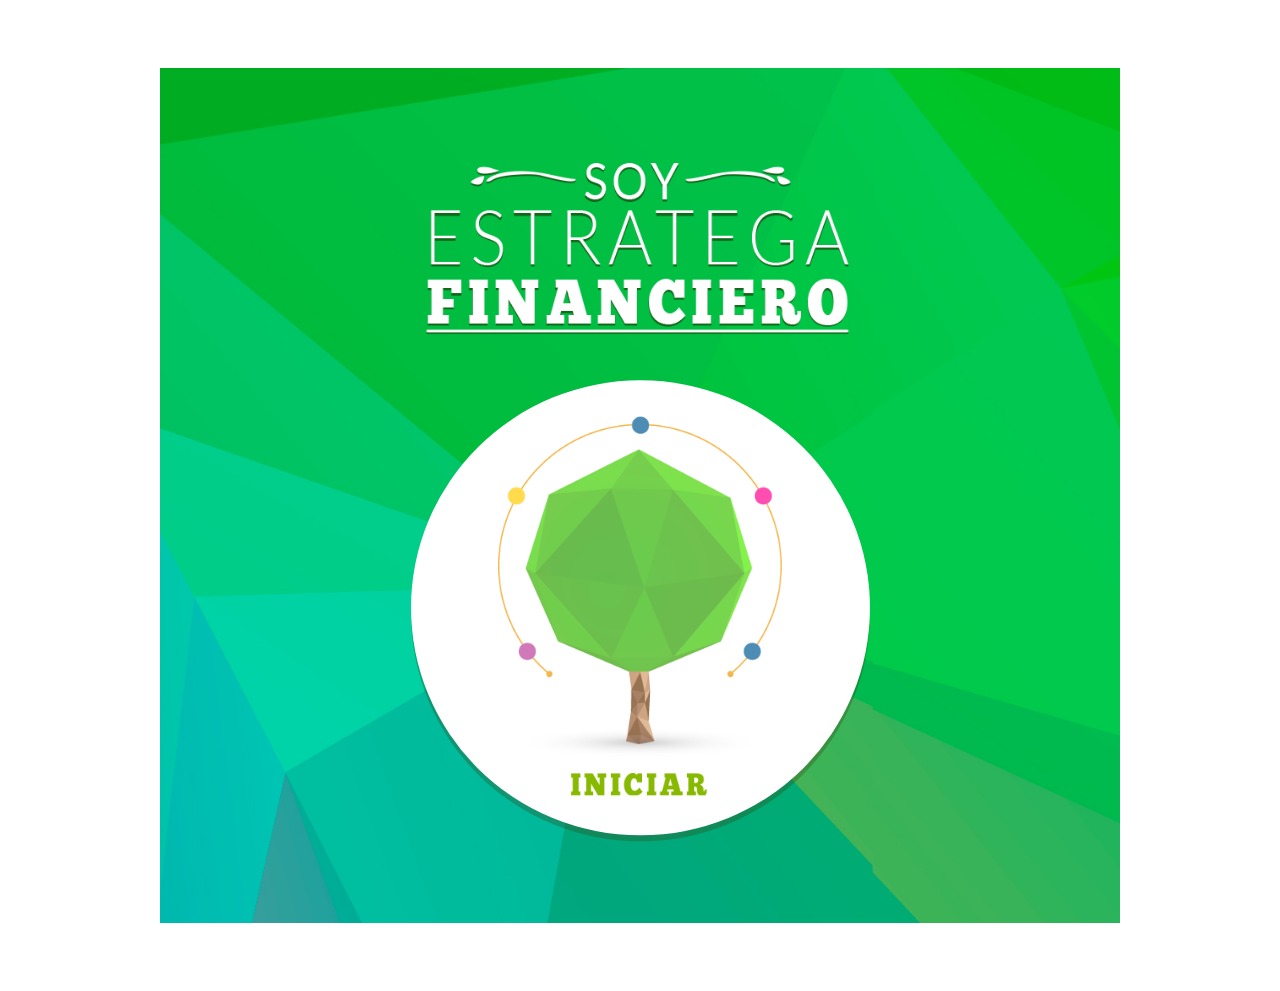
<file: index.html>
<!DOCTYPE html>
<html lang="en">
<head>
    <meta charset="UTF-8">
    <meta http-equiv="X-UA-Compatible" content="IE=edge">
    <meta name="viewport" content="width=device-width, initial-scale=1.0">
    <title>Educación Financiera</title>
    <link rel="stylesheet" href="css/game1.css">
    <!-- <link rel="stylesheet" href="css/plugin.css"> -->
    <!-- <link rel="stylesheet" href="css/game2.css"> -->
    <link rel="stylesheet" href="css/animate.css">
    <!-- <link rel="stylesheet" href="css/normalize.css"> -->
</head>
<body class="game">
    <div class="game-wrap">
        <div class="container">
            <div class="game-wrapper-financiero">
                <div id="stage01">
                    <div class="main-title animated bounceInDown">
                        <img src="images/main-title.png">
                    </div>
                    <div class="start">
                        <a href='ViewInstructions.html' id="startBtn">
                            <span class="startBtnEffect animated bounceInUp">
                                <img src="images/start.png">
                            </span>
                        </a>
                    </div>
                </div>
            </div>
        </div>
    </div>
    <!-- <script src="js/jquery-1.8.3.min.js"></script>
    <script>
        $("#startBtn").click(function(e) {
            e.preventDefault();
             window.location.replace('');  
        })
    </script> -->
</body>
</html>
</file>
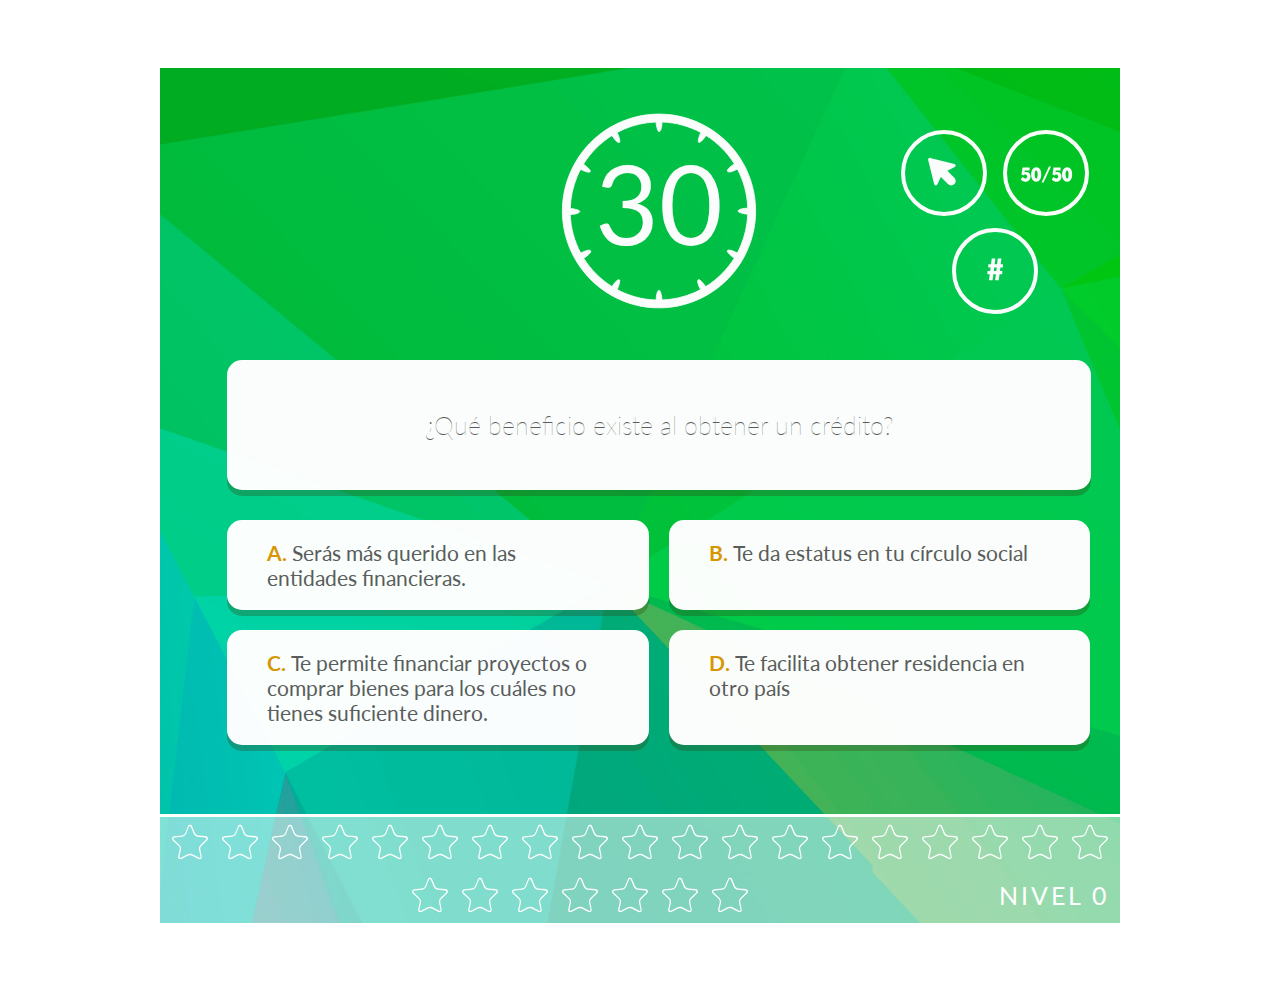
<file: GameQuestionFinancial.html>
<!DOCTYPE html>
<html lang="en">
<head>
    <meta charset="UTF-8">
    <meta http-equiv="X-UA-Compatible" content="IE=edge">
    <meta name="viewport" content="width=device-width, initial-scale=1.0">
    <title>Game Question</title>
    <!-- <link rel="stylesheet" href="css/main.css"> -->
    <link rel="stylesheet" href="css/game1.css">
    <!-- <link rel="stylesheet" href="css/game2.css"> -->
    <!-- <link rel="stylesheet" href="css/plugin.css"> -->
    <!-- <link rel="stylesheet" href="css/game2.css"> -->
    <link rel="stylesheet" href="css/animate.css">
    <!-- <link rel="stylesheet" href="css/normalize.css"> -->
    <link href="https://fonts.googleapis.com/css?family=Lato:400,700" rel="stylesheet" type="text/css">
</head>
<body class="game">
    <div class="game-wrap">
        <div class="container">
            <div class="game-wrapper-financiero">
                <div id="stage04" class="startRight stage">
                    <div class="top">
                        <div class="timer"><span id="lblTimer">30</span></div>
                        <div class="helpers">
                            <div id="linksHelp" style="display:none;">
                                <a id="lnkHelpPortal" href="@(urlPortal)" target="_blank">
                                </a>
                                <a id="lnkHelpTwitter" href="@(urlTwitterIcetex)" target="_blank">
                                </a>
                                <a id="lnkHelpCall" target="_blank">
                                </a>
                            </div>
                            <span id="spanImageHelpPortal" class="box-tool">
                                <img id="imgHelpPortal" alt="Help Portal" src="images/arrow02.svg" title="">
                                <div id="divHelpPortal" class="disable-tool"></div>
                            </span>
                            <span id="spanImageFiftenHelp" class="box-tool">
                                <img id="btnHelpQuestion" data-id="" src="images/50-50-02.svg" title="">
                                <div id="divHelpQuestion" class="disable-tool"></div>
                            </span>
                            <span id="spanImageHelpTwitter" class="box-tool">
                                <img id="imgHelpTwitter" alt="Help Twitter" src="images/number-02.svg" title="" >
                                <div id="divHelpTwitter" class="disable-tool"></div>
                            </span>
                        </div>
                    </div>
                    <div class="question-box">
                        <div class="question"><span id="lblHeaderQuestion"></span></div>
                        <ul class="answers"></ul>   
                        <div id="loadingRequestAnswer" class="advice"><span>Estamos procesando tu respuesta</span></div>
                    </div>
                    <!-- <div class="stars-footer">
                    </div>  -->
                </div>
                <div id="stage05" class="startRight stage">
                    <div class="circle-score">
                        <span class="circle">
                            <div class="copy-result">
                                <h6>¡Buen trabajo!</h6>
                            </div>
                            <div class="score">
                                <img src="images/podium.svg" class="icon-podium">
                                <p>
                                    Tu puntaje
                                    <span>
                                    </span>
                                </p>
                            </div>
                            <div class="options-footer">
                                <div class="home-game">
                                    <a href="" id="homeBtn">
                                        <img src="images/home.svg">
                                        <span>Inicio</span>
                                    </a>
                                </div>
                                <div class="try-again">
                                    <a href="index.html" id="retryBtn">
                                        <img src="images/try.svg">
                                        <span>Volver a jugar</span>
                                    </a>
                                </div>
                            </div>
                        </span>
                    </div>
                </div>

                <div class="stars-footer">
                </div> 
            </div>
        </div>
    </div>
    <script src="js/jquery-1.8.3.min.js"></script>
    <script src="js/jquery.tooltipster.min.js"></script>
    <script src="js/GameFinancial.js"></script>
    <script type="text/javascript">

        $(document).ready(function () {
    
            $('.tooltip').tooltipster({
                trigger: 'click',
                position: "bottom",
                multiple: true,
                onlyOne: true
            });
            $("#loadingRequestAnswer").hide();
    
            $("#imgHelpPortal").click(function ()
            {
                console.log("Portal")
                window.open('https://web.icetex.gov.co/', '_blank');
            });
    
            $("#imgHelpTwitter").click(function ()
            {
                console.log("Twitter")
                window.open('https://twitter.com/ICETEX', '_blank');
    
            });
    
        });
    </script>
</body>
</html>
</file>
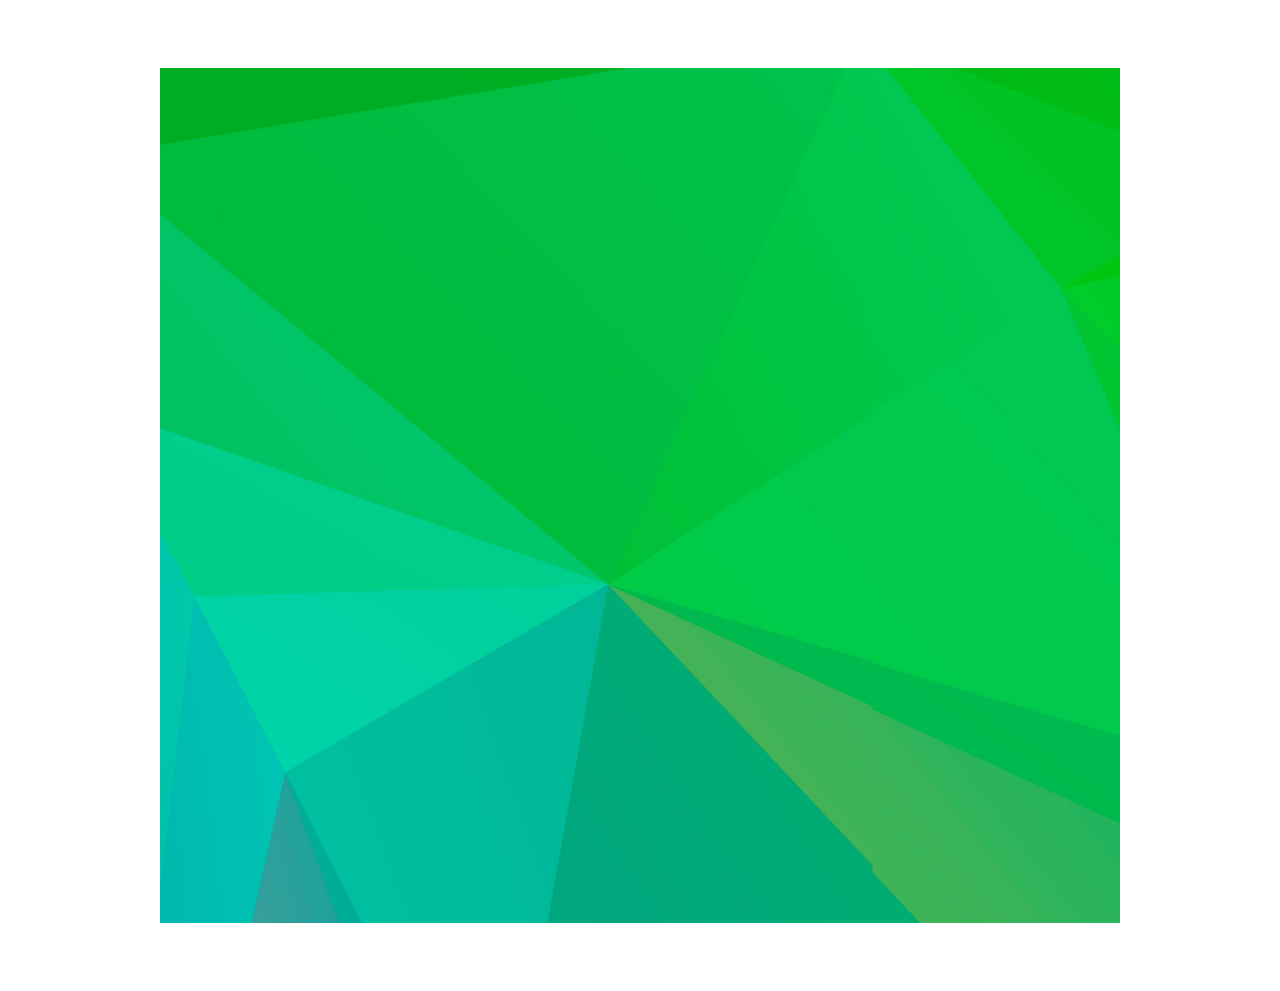
<file: StarGameQuestion.html>
<!DOCTYPE html>
<html lang="en">
<head>
    <meta charset="UTF-8">
    <meta http-equiv="X-UA-Compatible" content="IE=edge">
    <meta name="viewport" content="width=device-width, initial-scale=1.0">
    <title>Star Game</title>
    <link rel="stylesheet" href="css/game1.css">
    <!-- <link rel="stylesheet" href="css/plugin.css"> -->
    <!-- <link rel="stylesheet" href="css/game2.css"> -->
    <link rel="stylesheet" href="css/animate.css">
    <!-- <link rel="stylesheet" href="css/normalize.css"> -->
</head>
<body class="game">
<div class="game-wrap">
    <div class="container">
        <div class="game-wrapper-financiero">
            <div id="stage03" class="startRight stage">
                <div class="a-jugar">
                    <h6>!Ahora si, A jugar</h6>
                </div>
            </div>
        </div>
    </div>
</div>
<div style="display:none;">
    <input id="btnStarGame" type="button" title="Play" value="Jugar!!" onclick="location.href='GameQuestionFinancial.html'" />
</div>
<script src="js/jquery-1.8.3.min.js"></script>
<script src="js/TweenLite.min.js"></script>
<script src="js/jquery.tooltipster.min.js"></script>
<!-- <script src="js/main.js"></script> -->
<script type="text/javascript">
    $(document).ready(function () {
        $('#stage02').animate({
            left: "-=100%",
            opacity: "1"
        }, 800)
    });
</script>
<script type="text/javascript">
    $(document).ready(function () {
        $('#stage03').animate({
            left: "-=100%",
            opacity: "1"
        }, 800, function () {
            $('#stage03 .a-jugar').animate({
                marginTop: "450px"
            })
            $('#stage03 .stars-footer').animate({
                opacity: "1"
            })
        })
        setTimeout(function (e)
        {
            $("#btnStarGame").trigger("click");

        }, 800 + 2000)
    });
</script>
</body>
</html>
</file>
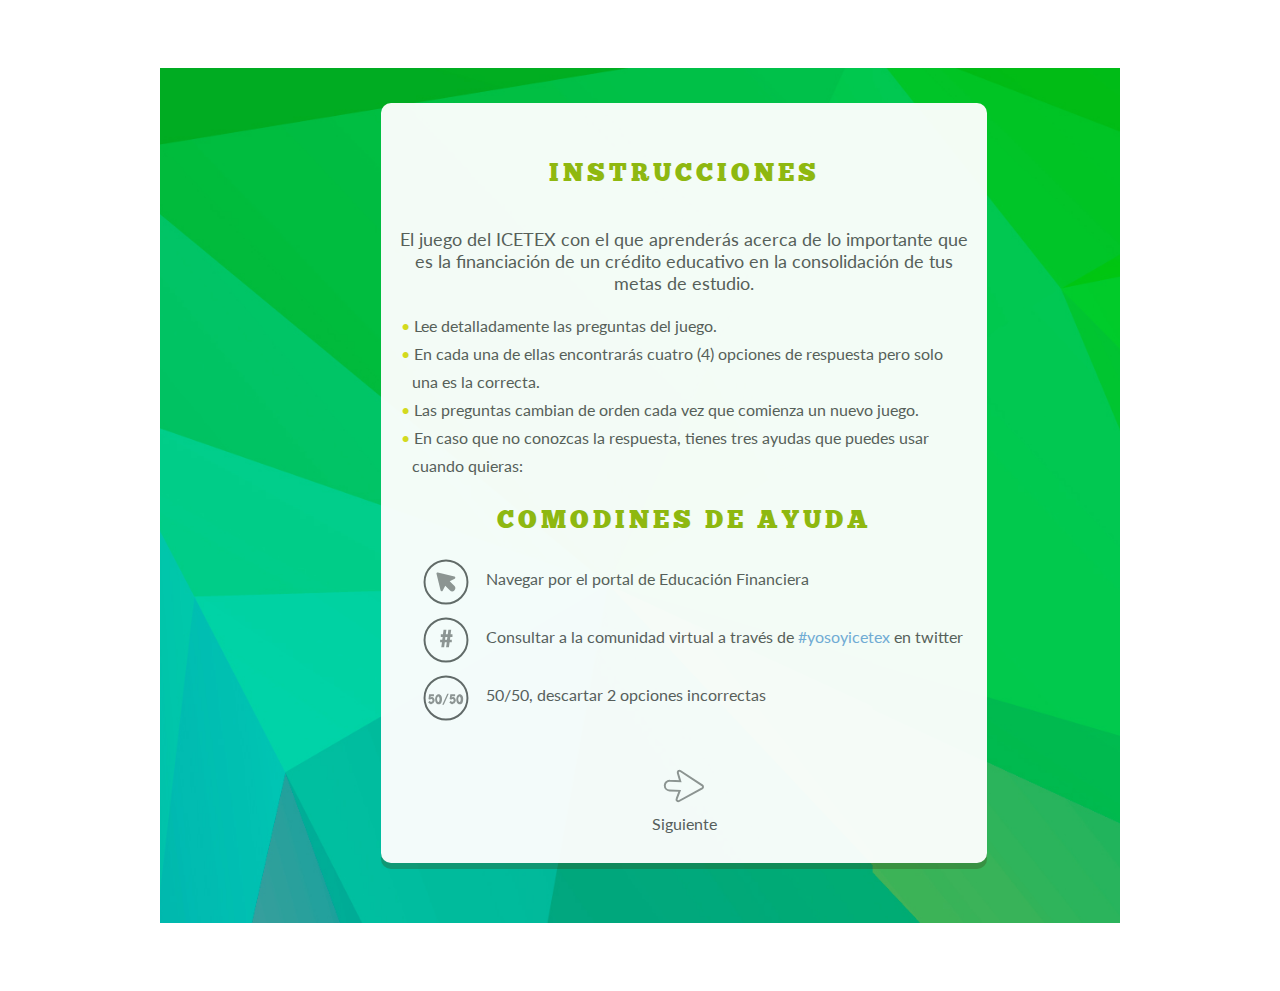
<file: ViewInstructions.html>
<!DOCTYPE html>
<html lang="en">
<head>
    <meta charset="UTF-8">
    <meta http-equiv="X-UA-Compatible" content="IE=edge">
    <meta name="viewport" content="width=device-width, initial-scale=1.0">
    <title>Educación Financiera</title>
    <link rel="stylesheet" href="css/game1.css">
    <!-- <link rel="stylesheet" href="css/game2.css"> -->
    <!-- <link rel="stylesheet" href="css/plugin.css"> -->
    <link rel="stylesheet" href="css/animate.css">
    <!-- <link rel="stylesheet" href="css/normalize.css"> -->
    <link href="https://fonts.googleapis.com/css?family=Lato:400,700" rel="stylesheet" type="text/css">
</head>
<body class="game">
<div class="game-wrap">
    <div class="container">
        <div class="game-wrapper-financiero">
            <div id="stage02" class="startRight stage">
                    <div class="instructions">
                        <h4>INSTRUCCIONES</h4>
                        <p class="subtitle">
                            El juego del ICETEX con el que aprenderás acerca de lo importante que es la financiación de un crédito educativo en la consolidación de tus metas de estudio.
                        
                        </p>
                        <ul>
                            <li>Lee detalladamente las preguntas del juego.</li>
                            <li>En cada una de ellas encontrarás cuatro (4) opciones de respuesta pero solo una es la correcta.</li>
                            <li>Las preguntas cambian de orden cada vez que comienza un nuevo juego.</li>
                            <li>En caso que no conozcas la respuesta, tienes tres ayudas que puedes usar cuando quieras:</li>
                        </ul>
                        <h4 class="comodines">Comodines de ayuda</h4>
                        <ul class="list-comodines">
                            <li>
                                <img src="images/arrow01.svg">
                                <span class="items">Navegar por el portal de Educación Financiera</span>
                            </li>
                            <li>
                                <img src="images/number.svg">
                                <span class="items">Consultar a la comunidad virtual a través de <span>#yosoyicetex</span> en twitter</span>
                            </li>
                            <li>
                                <img src="images/50-50.svg">
                                <span class="items">50/50, descartar 2 opciones incorrectas</span>
                            </li>
                        </ul>
                        <a href='StarGameQuestion.html' id="nextBtn">
                            <img src="images/next.svg">
                            <p>Siguiente</p>
                        </a>
                    </div>
            </div>
        </div>
    </div>
</div>
<script src="js/jquery-1.8.3.min.js"></script>
<script src="js/TweenLite.min.js"></script>
<script type="text/javascript">
    $(document).ready(function () {
        $('#stage02').animate({
            left: "-=100%",
            opacity: "1"
        }, 800)
    });
    // function cargarDiv(div,url)
    // {
    //   $(div).load(url);
    // }
</script>
</body>
</file>
<file: css/game1.css>
﻿@charset "UTF-8";
/* FONTS */
/* COLORS */
/* SIZES RESPONSIVE */
@font-face {
    font-family: 'chunkfive';
    src: url("../fonts/chunkfive_ex-webfont.eot");
    src: url("../fonts/chunkfive_ex-webfont.eot?#iefix") format("embedded-opentype"), url("../fonts/chunkfive_ex-webfont.woff2") format("woff2"), url("../fonts/chunkfive_ex-webfont.woff") format("woff"), url("../fonts/chunkfive_ex-webfont.ttf") format("truetype"), url("../fonts/chunkfive_ex-webfont.svg#chunkfive_exregular") format("svg");
    font-weight: normal;
    font-style: normal;
}

body.game {
    font-family: "Lato", sans-serif;
    color: #5B5B5B;
}

.game ul {
    list-style-type: none;
    margin: 0;
    padding: 0;
  }
  
.game a {
    text-decoration: none;
    color: #5B5B5B;
}

.game-wrap .container {
    padding: 60px 0;
}

.game1 a {
    text-decoration: none;
    color: #5B5B5B;
}

.question {
    color: #5B5B5B;
}

.startRight {
    left: 100%;
    opacity: 0;
    position: absolute;
}

.stage {
    width: 100%;
    height: 810px;
}

.game-wrapper-financiero {
    display: block;
    overflow: hidden;
    height: 810px !important;
    width: 960px;
    position: relative;
    height: auto;
    padding-bottom: 45px;
    background: url("../images/bg.jpg") no-repeat center center;
    margin: 0 auto;
    background-size: cover;
}

@media (max-width: 1199px) {
    .game-wrapper-financiero {
        width: 90%;
    }
}

@media (max-width: 768px) {
    .game-wrapper-financiero {
        height: 1007px !important;
    }
}

@media (max-width: 568px) {
    .game-wrapper-financiero {
        height: 1131px !important;
    }
}

@font-face {
    font-family: 'chunkfive';
    src: url("../fonts/chunkfive_ex-webfont.eot");
    src: url("../fonts/chunkfive_ex-webfont.eot?#iefix") format("embedded-opentype"), url("../fonts/chunkfive_ex-webfont.woff2") format("woff2"), url("../fonts/chunkfive_ex-webfont.woff") format("woff"), url("../fonts/chunkfive_ex-webfont.ttf") format("truetype"), url("../fonts/chunkfive_ex-webfont.svg#chunkfive_exregular") format("svg");
    font-weight: normal;
    font-style: normal;
}

.animated {
    -webkit-animation-duration: 1s;
    animation-duration: 1s;
    -webkit-animation-fill-mode: both;
    animation-fill-mode: both;
}

    .animated.infinite {
        -webkit-animation-iteration-count: infinite;
        animation-iteration-count: infinite;
    }

    .animated.hinge {
        -webkit-animation-duration: 2s;
        animation-duration: 2s;
    }

    .animated.bounceIn,
    .animated.bounceOut {
        -webkit-animation-duration: .75s;
        animation-duration: .75s;
    }

    .animated.flipOutX,
    .animated.flipOutY {
        -webkit-animation-duration: .75s;
        animation-duration: .75s;
    }

@-webkit-keyframes bounce {
    from, 20%, 53%, 80%, to {
        -webkit-animation-timing-function: cubic-bezier(0.215, 0.61, 0.355, 1);
        animation-timing-function: cubic-bezier(0.215, 0.61, 0.355, 1);
        -webkit-transform: translate3d(0, 0, 0);
        transform: translate3d(0, 0, 0);
    }

    40%, 43% {
        -webkit-animation-timing-function: cubic-bezier(0.755, 0.05, 0.855, 0.06);
        animation-timing-function: cubic-bezier(0.755, 0.05, 0.855, 0.06);
        -webkit-transform: translate3d(0, -30px, 0);
        transform: translate3d(0, -30px, 0);
    }

    70% {
        -webkit-animation-timing-function: cubic-bezier(0.755, 0.05, 0.855, 0.06);
        animation-timing-function: cubic-bezier(0.755, 0.05, 0.855, 0.06);
        -webkit-transform: translate3d(0, -15px, 0);
        transform: translate3d(0, -15px, 0);
    }

    90% {
        -webkit-transform: translate3d(0, -4px, 0);
        transform: translate3d(0, -4px, 0);
    }
}

@keyframes bounce {
    from, 20%, 53%, 80%, to {
        -webkit-animation-timing-function: cubic-bezier(0.215, 0.61, 0.355, 1);
        animation-timing-function: cubic-bezier(0.215, 0.61, 0.355, 1);
        -webkit-transform: translate3d(0, 0, 0);
        transform: translate3d(0, 0, 0);
    }

    40%, 43% {
        -webkit-animation-timing-function: cubic-bezier(0.755, 0.05, 0.855, 0.06);
        animation-timing-function: cubic-bezier(0.755, 0.05, 0.855, 0.06);
        -webkit-transform: translate3d(0, -30px, 0);
        transform: translate3d(0, -30px, 0);
    }

    70% {
        -webkit-animation-timing-function: cubic-bezier(0.755, 0.05, 0.855, 0.06);
        animation-timing-function: cubic-bezier(0.755, 0.05, 0.855, 0.06);
        -webkit-transform: translate3d(0, -15px, 0);
        transform: translate3d(0, -15px, 0);
    }

    90% {
        -webkit-transform: translate3d(0, -4px, 0);
        transform: translate3d(0, -4px, 0);
    }
}

.bounce {
    -webkit-animation-name: bounce;
    animation-name: bounce;
    -webkit-transform-origin: center bottom;
    transform-origin: center bottom;
}

@-webkit-keyframes flash {
    from, 50%, to {
        opacity: 1;
    }

    25%, 75% {
        opacity: 0;
    }
}

@keyframes flash {
    from, 50%, to {
        opacity: 1;
    }

    25%, 75% {
        opacity: 0;
    }
}

.flash {
    -webkit-animation-name: flash;
    animation-name: flash;
}

/* originally authored by Nick Pettit - https://github.com/nickpettit/glide */
@-webkit-keyframes pulse {
    from {
        -webkit-transform: scale3d(1, 1, 1);
        transform: scale3d(1, 1, 1);
    }

    50% {
        -webkit-transform: scale3d(1.05, 1.05, 1.05);
        transform: scale3d(1.05, 1.05, 1.05);
    }

    to {
        -webkit-transform: scale3d(1, 1, 1);
        transform: scale3d(1, 1, 1);
    }
}

@keyframes pulse {
    from {
        -webkit-transform: scale3d(1, 1, 1);
        transform: scale3d(1, 1, 1);
    }

    50% {
        -webkit-transform: scale3d(1.05, 1.05, 1.05);
        transform: scale3d(1.05, 1.05, 1.05);
    }

    to {
        -webkit-transform: scale3d(1, 1, 1);
        transform: scale3d(1, 1, 1);
    }
}

.pulse {
    -webkit-animation-name: pulse;
    animation-name: pulse;
}

@-webkit-keyframes rubberBand {
    from {
        -webkit-transform: scale3d(1, 1, 1);
        transform: scale3d(1, 1, 1);
    }

    30% {
        -webkit-transform: scale3d(1.25, 0.75, 1);
        transform: scale3d(1.25, 0.75, 1);
    }

    40% {
        -webkit-transform: scale3d(0.75, 1.25, 1);
        transform: scale3d(0.75, 1.25, 1);
    }

    50% {
        -webkit-transform: scale3d(1.15, 0.85, 1);
        transform: scale3d(1.15, 0.85, 1);
    }

    65% {
        -webkit-transform: scale3d(0.95, 1.05, 1);
        transform: scale3d(0.95, 1.05, 1);
    }

    75% {
        -webkit-transform: scale3d(1.05, 0.95, 1);
        transform: scale3d(1.05, 0.95, 1);
    }

    to {
        -webkit-transform: scale3d(1, 1, 1);
        transform: scale3d(1, 1, 1);
    }
}

@keyframes rubberBand {
    from {
        -webkit-transform: scale3d(1, 1, 1);
        transform: scale3d(1, 1, 1);
    }

    30% {
        -webkit-transform: scale3d(1.25, 0.75, 1);
        transform: scale3d(1.25, 0.75, 1);
    }

    40% {
        -webkit-transform: scale3d(0.75, 1.25, 1);
        transform: scale3d(0.75, 1.25, 1);
    }

    50% {
        -webkit-transform: scale3d(1.15, 0.85, 1);
        transform: scale3d(1.15, 0.85, 1);
    }

    65% {
        -webkit-transform: scale3d(0.95, 1.05, 1);
        transform: scale3d(0.95, 1.05, 1);
    }

    75% {
        -webkit-transform: scale3d(1.05, 0.95, 1);
        transform: scale3d(1.05, 0.95, 1);
    }

    to {
        -webkit-transform: scale3d(1, 1, 1);
        transform: scale3d(1, 1, 1);
    }
}

.rubberBand {
    -webkit-animation-name: rubberBand;
    animation-name: rubberBand;
}

@-webkit-keyframes shake {
    from, to {
        -webkit-transform: translate3d(0, 0, 0);
        transform: translate3d(0, 0, 0);
    }

    10%, 30%, 50%, 70%, 90% {
        -webkit-transform: translate3d(-10px, 0, 0);
        transform: translate3d(-10px, 0, 0);
    }

    20%, 40%, 60%, 80% {
        -webkit-transform: translate3d(10px, 0, 0);
        transform: translate3d(10px, 0, 0);
    }
}

@keyframes shake {
    from, to {
        -webkit-transform: translate3d(0, 0, 0);
        transform: translate3d(0, 0, 0);
    }

    10%, 30%, 50%, 70%, 90% {
        -webkit-transform: translate3d(-10px, 0, 0);
        transform: translate3d(-10px, 0, 0);
    }

    20%, 40%, 60%, 80% {
        -webkit-transform: translate3d(10px, 0, 0);
        transform: translate3d(10px, 0, 0);
    }
}

.shake {
    -webkit-animation-name: shake;
    animation-name: shake;
}

@-webkit-keyframes swing {
    20% {
        -webkit-transform: rotate3d(0, 0, 1, 15deg);
        transform: rotate3d(0, 0, 1, 15deg);
    }

    40% {
        -webkit-transform: rotate3d(0, 0, 1, -10deg);
        transform: rotate3d(0, 0, 1, -10deg);
    }

    60% {
        -webkit-transform: rotate3d(0, 0, 1, 5deg);
        transform: rotate3d(0, 0, 1, 5deg);
    }

    80% {
        -webkit-transform: rotate3d(0, 0, 1, -5deg);
        transform: rotate3d(0, 0, 1, -5deg);
    }

    to {
        -webkit-transform: rotate3d(0, 0, 1, 0deg);
        transform: rotate3d(0, 0, 1, 0deg);
    }
}

@keyframes swing {
    20% {
        -webkit-transform: rotate3d(0, 0, 1, 15deg);
        transform: rotate3d(0, 0, 1, 15deg);
    }

    40% {
        -webkit-transform: rotate3d(0, 0, 1, -10deg);
        transform: rotate3d(0, 0, 1, -10deg);
    }

    60% {
        -webkit-transform: rotate3d(0, 0, 1, 5deg);
        transform: rotate3d(0, 0, 1, 5deg);
    }

    80% {
        -webkit-transform: rotate3d(0, 0, 1, -5deg);
        transform: rotate3d(0, 0, 1, -5deg);
    }

    to {
        -webkit-transform: rotate3d(0, 0, 1, 0deg);
        transform: rotate3d(0, 0, 1, 0deg);
    }
}

.swing {
    -webkit-transform-origin: top center;
    transform-origin: top center;
    -webkit-animation-name: swing;
    animation-name: swing;
}

@-webkit-keyframes tada {
    from {
        -webkit-transform: scale3d(1, 1, 1);
        transform: scale3d(1, 1, 1);
    }

    10%, 20% {
        -webkit-transform: scale3d(0.9, 0.9, 0.9) rotate3d(0, 0, 1, -3deg);
        transform: scale3d(0.9, 0.9, 0.9) rotate3d(0, 0, 1, -3deg);
    }

    30%, 50%, 70%, 90% {
        -webkit-transform: scale3d(1.1, 1.1, 1.1) rotate3d(0, 0, 1, 3deg);
        transform: scale3d(1.1, 1.1, 1.1) rotate3d(0, 0, 1, 3deg);
    }

    40%, 60%, 80% {
        -webkit-transform: scale3d(1.1, 1.1, 1.1) rotate3d(0, 0, 1, -3deg);
        transform: scale3d(1.1, 1.1, 1.1) rotate3d(0, 0, 1, -3deg);
    }

    to {
        -webkit-transform: scale3d(1, 1, 1);
        transform: scale3d(1, 1, 1);
    }
}

@keyframes tada {
    from {
        -webkit-transform: scale3d(1, 1, 1);
        transform: scale3d(1, 1, 1);
    }

    10%, 20% {
        -webkit-transform: scale3d(0.9, 0.9, 0.9) rotate3d(0, 0, 1, -3deg);
        transform: scale3d(0.9, 0.9, 0.9) rotate3d(0, 0, 1, -3deg);
    }

    30%, 50%, 70%, 90% {
        -webkit-transform: scale3d(1.1, 1.1, 1.1) rotate3d(0, 0, 1, 3deg);
        transform: scale3d(1.1, 1.1, 1.1) rotate3d(0, 0, 1, 3deg);
    }

    40%, 60%, 80% {
        -webkit-transform: scale3d(1.1, 1.1, 1.1) rotate3d(0, 0, 1, -3deg);
        transform: scale3d(1.1, 1.1, 1.1) rotate3d(0, 0, 1, -3deg);
    }

    to {
        -webkit-transform: scale3d(1, 1, 1);
        transform: scale3d(1, 1, 1);
    }
}

.tada {
    -webkit-animation-name: tada;
    animation-name: tada;
}

/* originally authored by Nick Pettit - https://github.com/nickpettit/glide */
@-webkit-keyframes wobble {
    from {
        -webkit-transform: none;
        transform: none;
    }

    15% {
        -webkit-transform: translate3d(-25%, 0, 0) rotate3d(0, 0, 1, -5deg);
        transform: translate3d(-25%, 0, 0) rotate3d(0, 0, 1, -5deg);
    }

    30% {
        -webkit-transform: translate3d(20%, 0, 0) rotate3d(0, 0, 1, 3deg);
        transform: translate3d(20%, 0, 0) rotate3d(0, 0, 1, 3deg);
    }

    45% {
        -webkit-transform: translate3d(-15%, 0, 0) rotate3d(0, 0, 1, -3deg);
        transform: translate3d(-15%, 0, 0) rotate3d(0, 0, 1, -3deg);
    }

    60% {
        -webkit-transform: translate3d(10%, 0, 0) rotate3d(0, 0, 1, 2deg);
        transform: translate3d(10%, 0, 0) rotate3d(0, 0, 1, 2deg);
    }

    75% {
        -webkit-transform: translate3d(-5%, 0, 0) rotate3d(0, 0, 1, -1deg);
        transform: translate3d(-5%, 0, 0) rotate3d(0, 0, 1, -1deg);
    }

    to {
        -webkit-transform: none;
        transform: none;
    }
}

@keyframes wobble {
    from {
        -webkit-transform: none;
        transform: none;
    }

    15% {
        -webkit-transform: translate3d(-25%, 0, 0) rotate3d(0, 0, 1, -5deg);
        transform: translate3d(-25%, 0, 0) rotate3d(0, 0, 1, -5deg);
    }

    30% {
        -webkit-transform: translate3d(20%, 0, 0) rotate3d(0, 0, 1, 3deg);
        transform: translate3d(20%, 0, 0) rotate3d(0, 0, 1, 3deg);
    }

    45% {
        -webkit-transform: translate3d(-15%, 0, 0) rotate3d(0, 0, 1, -3deg);
        transform: translate3d(-15%, 0, 0) rotate3d(0, 0, 1, -3deg);
    }

    60% {
        -webkit-transform: translate3d(10%, 0, 0) rotate3d(0, 0, 1, 2deg);
        transform: translate3d(10%, 0, 0) rotate3d(0, 0, 1, 2deg);
    }

    75% {
        -webkit-transform: translate3d(-5%, 0, 0) rotate3d(0, 0, 1, -1deg);
        transform: translate3d(-5%, 0, 0) rotate3d(0, 0, 1, -1deg);
    }

    to {
        -webkit-transform: none;
        transform: none;
    }
}

.wobble {
    -webkit-animation-name: wobble;
    animation-name: wobble;
}

@-webkit-keyframes jello {
    from, 11.1%, to {
        -webkit-transform: none;
        transform: none;
    }

    22.2% {
        -webkit-transform: skewX(-12.5deg) skewY(-12.5deg);
        transform: skewX(-12.5deg) skewY(-12.5deg);
    }

    33.3% {
        -webkit-transform: skewX(6.25deg) skewY(6.25deg);
        transform: skewX(6.25deg) skewY(6.25deg);
    }

    44.4% {
        -webkit-transform: skewX(-3.125deg) skewY(-3.125deg);
        transform: skewX(-3.125deg) skewY(-3.125deg);
    }

    55.5% {
        -webkit-transform: skewX(1.5625deg) skewY(1.5625deg);
        transform: skewX(1.5625deg) skewY(1.5625deg);
    }

    66.6% {
        -webkit-transform: skewX(-0.78125deg) skewY(-0.78125deg);
        transform: skewX(-0.78125deg) skewY(-0.78125deg);
    }

    77.7% {
        -webkit-transform: skewX(0.39062deg) skewY(0.39062deg);
        transform: skewX(0.39062deg) skewY(0.39062deg);
    }

    88.8% {
        -webkit-transform: skewX(-0.19531deg) skewY(-0.19531deg);
        transform: skewX(-0.19531deg) skewY(-0.19531deg);
    }
}

@keyframes jello {
    from, 11.1%, to {
        -webkit-transform: none;
        transform: none;
    }

    22.2% {
        -webkit-transform: skewX(-12.5deg) skewY(-12.5deg);
        transform: skewX(-12.5deg) skewY(-12.5deg);
    }

    33.3% {
        -webkit-transform: skewX(6.25deg) skewY(6.25deg);
        transform: skewX(6.25deg) skewY(6.25deg);
    }

    44.4% {
        -webkit-transform: skewX(-3.125deg) skewY(-3.125deg);
        transform: skewX(-3.125deg) skewY(-3.125deg);
    }

    55.5% {
        -webkit-transform: skewX(1.5625deg) skewY(1.5625deg);
        transform: skewX(1.5625deg) skewY(1.5625deg);
    }

    66.6% {
        -webkit-transform: skewX(-0.78125deg) skewY(-0.78125deg);
        transform: skewX(-0.78125deg) skewY(-0.78125deg);
    }

    77.7% {
        -webkit-transform: skewX(0.39062deg) skewY(0.39062deg);
        transform: skewX(0.39062deg) skewY(0.39062deg);
    }

    88.8% {
        -webkit-transform: skewX(-0.19531deg) skewY(-0.19531deg);
        transform: skewX(-0.19531deg) skewY(-0.19531deg);
    }
}

.jello {
    -webkit-animation-name: jello;
    animation-name: jello;
    -webkit-transform-origin: center;
    transform-origin: center;
}

@-webkit-keyframes bounceIn {
    from, 20%, 40%, 60%, 80%, to {
        -webkit-animation-timing-function: cubic-bezier(0.215, 0.61, 0.355, 1);
        animation-timing-function: cubic-bezier(0.215, 0.61, 0.355, 1);
    }

    0% {
        opacity: 0;
        -webkit-transform: scale3d(0.3, 0.3, 0.3);
        transform: scale3d(0.3, 0.3, 0.3);
    }

    20% {
        -webkit-transform: scale3d(1.1, 1.1, 1.1);
        transform: scale3d(1.1, 1.1, 1.1);
    }

    40% {
        -webkit-transform: scale3d(0.9, 0.9, 0.9);
        transform: scale3d(0.9, 0.9, 0.9);
    }

    60% {
        opacity: 1;
        -webkit-transform: scale3d(1.03, 1.03, 1.03);
        transform: scale3d(1.03, 1.03, 1.03);
    }

    80% {
        -webkit-transform: scale3d(0.97, 0.97, 0.97);
        transform: scale3d(0.97, 0.97, 0.97);
    }

    to {
        opacity: 1;
        -webkit-transform: scale3d(1, 1, 1);
        transform: scale3d(1, 1, 1);
    }
}

@keyframes bounceIn {
    from, 20%, 40%, 60%, 80%, to {
        -webkit-animation-timing-function: cubic-bezier(0.215, 0.61, 0.355, 1);
        animation-timing-function: cubic-bezier(0.215, 0.61, 0.355, 1);
    }

    0% {
        opacity: 0;
        -webkit-transform: scale3d(0.3, 0.3, 0.3);
        transform: scale3d(0.3, 0.3, 0.3);
    }

    20% {
        -webkit-transform: scale3d(1.1, 1.1, 1.1);
        transform: scale3d(1.1, 1.1, 1.1);
    }

    40% {
        -webkit-transform: scale3d(0.9, 0.9, 0.9);
        transform: scale3d(0.9, 0.9, 0.9);
    }

    60% {
        opacity: 1;
        -webkit-transform: scale3d(1.03, 1.03, 1.03);
        transform: scale3d(1.03, 1.03, 1.03);
    }

    80% {
        -webkit-transform: scale3d(0.97, 0.97, 0.97);
        transform: scale3d(0.97, 0.97, 0.97);
    }

    to {
        opacity: 1;
        -webkit-transform: scale3d(1, 1, 1);
        transform: scale3d(1, 1, 1);
    }
}

.bounceIn {
    -webkit-animation-name: bounceIn;
    animation-name: bounceIn;
}

@-webkit-keyframes bounceInDown {
    from, 60%, 75%, 90%, to {
        -webkit-animation-timing-function: cubic-bezier(0.215, 0.61, 0.355, 1);
        animation-timing-function: cubic-bezier(0.215, 0.61, 0.355, 1);
    }

    0% {
        opacity: 0;
        -webkit-transform: translate3d(0, -3000px, 0);
        transform: translate3d(0, -3000px, 0);
    }

    60% {
        opacity: 1;
        -webkit-transform: translate3d(0, 25px, 0);
        transform: translate3d(0, 25px, 0);
    }

    75% {
        -webkit-transform: translate3d(0, -10px, 0);
        transform: translate3d(0, -10px, 0);
    }

    90% {
        -webkit-transform: translate3d(0, 5px, 0);
        transform: translate3d(0, 5px, 0);
    }

    to {
        -webkit-transform: none;
        transform: none;
    }
}

@keyframes bounceInDown {
    from, 60%, 75%, 90%, to {
        -webkit-animation-timing-function: cubic-bezier(0.215, 0.61, 0.355, 1);
        animation-timing-function: cubic-bezier(0.215, 0.61, 0.355, 1);
    }

    0% {
        opacity: 0;
        -webkit-transform: translate3d(0, -3000px, 0);
        transform: translate3d(0, -3000px, 0);
    }

    60% {
        opacity: 1;
        -webkit-transform: translate3d(0, 25px, 0);
        transform: translate3d(0, 25px, 0);
    }

    75% {
        -webkit-transform: translate3d(0, -10px, 0);
        transform: translate3d(0, -10px, 0);
    }

    90% {
        -webkit-transform: translate3d(0, 5px, 0);
        transform: translate3d(0, 5px, 0);
    }

    to {
        -webkit-transform: none;
        transform: none;
    }
}

.bounceInDown {
    -webkit-animation-name: bounceInDown;
    animation-name: bounceInDown;
}

@-webkit-keyframes bounceInLeft {
    from, 60%, 75%, 90%, to {
        -webkit-animation-timing-function: cubic-bezier(0.215, 0.61, 0.355, 1);
        animation-timing-function: cubic-bezier(0.215, 0.61, 0.355, 1);
    }

    0% {
        opacity: 0;
        -webkit-transform: translate3d(-3000px, 0, 0);
        transform: translate3d(-3000px, 0, 0);
    }

    60% {
        opacity: 1;
        -webkit-transform: translate3d(25px, 0, 0);
        transform: translate3d(25px, 0, 0);
    }

    75% {
        -webkit-transform: translate3d(-10px, 0, 0);
        transform: translate3d(-10px, 0, 0);
    }

    90% {
        -webkit-transform: translate3d(5px, 0, 0);
        transform: translate3d(5px, 0, 0);
    }

    to {
        -webkit-transform: none;
        transform: none;
    }
}

@keyframes bounceInLeft {
    from, 60%, 75%, 90%, to {
        -webkit-animation-timing-function: cubic-bezier(0.215, 0.61, 0.355, 1);
        animation-timing-function: cubic-bezier(0.215, 0.61, 0.355, 1);
    }

    0% {
        opacity: 0;
        -webkit-transform: translate3d(-3000px, 0, 0);
        transform: translate3d(-3000px, 0, 0);
    }

    60% {
        opacity: 1;
        -webkit-transform: translate3d(25px, 0, 0);
        transform: translate3d(25px, 0, 0);
    }

    75% {
        -webkit-transform: translate3d(-10px, 0, 0);
        transform: translate3d(-10px, 0, 0);
    }

    90% {
        -webkit-transform: translate3d(5px, 0, 0);
        transform: translate3d(5px, 0, 0);
    }

    to {
        -webkit-transform: none;
        transform: none;
    }
}

.bounceInLeft {
    -webkit-animation-name: bounceInLeft;
    animation-name: bounceInLeft;
}

@-webkit-keyframes bounceInRight {
    from, 60%, 75%, 90%, to {
        -webkit-animation-timing-function: cubic-bezier(0.215, 0.61, 0.355, 1);
        animation-timing-function: cubic-bezier(0.215, 0.61, 0.355, 1);
    }

    from {
        opacity: 0;
        -webkit-transform: translate3d(3000px, 0, 0);
        transform: translate3d(3000px, 0, 0);
    }

    60% {
        opacity: 1;
        -webkit-transform: translate3d(-25px, 0, 0);
        transform: translate3d(-25px, 0, 0);
    }

    75% {
        -webkit-transform: translate3d(10px, 0, 0);
        transform: translate3d(10px, 0, 0);
    }

    90% {
        -webkit-transform: translate3d(-5px, 0, 0);
        transform: translate3d(-5px, 0, 0);
    }

    to {
        -webkit-transform: none;
        transform: none;
    }
}

@keyframes bounceInRight {
    from, 60%, 75%, 90%, to {
        -webkit-animation-timing-function: cubic-bezier(0.215, 0.61, 0.355, 1);
        animation-timing-function: cubic-bezier(0.215, 0.61, 0.355, 1);
    }

    from {
        opacity: 0;
        -webkit-transform: translate3d(3000px, 0, 0);
        transform: translate3d(3000px, 0, 0);
    }

    60% {
        opacity: 1;
        -webkit-transform: translate3d(-25px, 0, 0);
        transform: translate3d(-25px, 0, 0);
    }

    75% {
        -webkit-transform: translate3d(10px, 0, 0);
        transform: translate3d(10px, 0, 0);
    }

    90% {
        -webkit-transform: translate3d(-5px, 0, 0);
        transform: translate3d(-5px, 0, 0);
    }

    to {
        -webkit-transform: none;
        transform: none;
    }
}

.bounceInRight {
    -webkit-animation-name: bounceInRight;
    animation-name: bounceInRight;
}

@-webkit-keyframes bounceInUp {
    from, 60%, 75%, 90%, to {
        -webkit-animation-timing-function: cubic-bezier(0.215, 0.61, 0.355, 1);
        animation-timing-function: cubic-bezier(0.215, 0.61, 0.355, 1);
    }

    from {
        opacity: 0;
        -webkit-transform: translate3d(0, 3000px, 0);
        transform: translate3d(0, 3000px, 0);
    }

    60% {
        opacity: 1;
        -webkit-transform: translate3d(0, -20px, 0);
        transform: translate3d(0, -20px, 0);
    }

    75% {
        -webkit-transform: translate3d(0, 10px, 0);
        transform: translate3d(0, 10px, 0);
    }

    90% {
        -webkit-transform: translate3d(0, -5px, 0);
        transform: translate3d(0, -5px, 0);
    }

    to {
        -webkit-transform: translate3d(0, 0, 0);
        transform: translate3d(0, 0, 0);
    }
}

@keyframes bounceInUp {
    from, 60%, 75%, 90%, to {
        -webkit-animation-timing-function: cubic-bezier(0.215, 0.61, 0.355, 1);
        animation-timing-function: cubic-bezier(0.215, 0.61, 0.355, 1);
    }

    from {
        opacity: 0;
        -webkit-transform: translate3d(0, 3000px, 0);
        transform: translate3d(0, 3000px, 0);
    }

    60% {
        opacity: 1;
        -webkit-transform: translate3d(0, -20px, 0);
        transform: translate3d(0, -20px, 0);
    }

    75% {
        -webkit-transform: translate3d(0, 10px, 0);
        transform: translate3d(0, 10px, 0);
    }

    90% {
        -webkit-transform: translate3d(0, -5px, 0);
        transform: translate3d(0, -5px, 0);
    }

    to {
        -webkit-transform: translate3d(0, 0, 0);
        transform: translate3d(0, 0, 0);
    }
}

.bounceInUp {
    -webkit-animation-name: bounceInUp;
    animation-name: bounceInUp;
}

@-webkit-keyframes bounceOut {
    20% {
        -webkit-transform: scale3d(0.9, 0.9, 0.9);
        transform: scale3d(0.9, 0.9, 0.9);
    }

    50%, 55% {
        opacity: 1;
        -webkit-transform: scale3d(1.1, 1.1, 1.1);
        transform: scale3d(1.1, 1.1, 1.1);
    }

    to {
        opacity: 0;
        -webkit-transform: scale3d(0.3, 0.3, 0.3);
        transform: scale3d(0.3, 0.3, 0.3);
    }
}

@keyframes bounceOut {
    20% {
        -webkit-transform: scale3d(0.9, 0.9, 0.9);
        transform: scale3d(0.9, 0.9, 0.9);
    }

    50%, 55% {
        opacity: 1;
        -webkit-transform: scale3d(1.1, 1.1, 1.1);
        transform: scale3d(1.1, 1.1, 1.1);
    }

    to {
        opacity: 0;
        -webkit-transform: scale3d(0.3, 0.3, 0.3);
        transform: scale3d(0.3, 0.3, 0.3);
    }
}

.bounceOut {
    -webkit-animation-name: bounceOut;
    animation-name: bounceOut;
}

@-webkit-keyframes bounceOutDown {
    20% {
        -webkit-transform: translate3d(0, 10px, 0);
        transform: translate3d(0, 10px, 0);
    }

    40%, 45% {
        opacity: 1;
        -webkit-transform: translate3d(0, -20px, 0);
        transform: translate3d(0, -20px, 0);
    }

    to {
        opacity: 0;
        -webkit-transform: translate3d(0, 2000px, 0);
        transform: translate3d(0, 2000px, 0);
    }
}

@keyframes bounceOutDown {
    20% {
        -webkit-transform: translate3d(0, 10px, 0);
        transform: translate3d(0, 10px, 0);
    }

    40%, 45% {
        opacity: 1;
        -webkit-transform: translate3d(0, -20px, 0);
        transform: translate3d(0, -20px, 0);
    }

    to {
        opacity: 0;
        -webkit-transform: translate3d(0, 2000px, 0);
        transform: translate3d(0, 2000px, 0);
    }
}

.bounceOutDown {
    -webkit-animation-name: bounceOutDown;
    animation-name: bounceOutDown;
}

@-webkit-keyframes bounceOutLeft {
    20% {
        opacity: 1;
        -webkit-transform: translate3d(20px, 0, 0);
        transform: translate3d(20px, 0, 0);
    }

    to {
        opacity: 0;
        -webkit-transform: translate3d(-2000px, 0, 0);
        transform: translate3d(-2000px, 0, 0);
    }
}

@keyframes bounceOutLeft {
    20% {
        opacity: 1;
        -webkit-transform: translate3d(20px, 0, 0);
        transform: translate3d(20px, 0, 0);
    }

    to {
        opacity: 0;
        -webkit-transform: translate3d(-2000px, 0, 0);
        transform: translate3d(-2000px, 0, 0);
    }
}

.bounceOutLeft {
    -webkit-animation-name: bounceOutLeft;
    animation-name: bounceOutLeft;
}

@-webkit-keyframes bounceOutRight {
    20% {
        opacity: 1;
        -webkit-transform: translate3d(-20px, 0, 0);
        transform: translate3d(-20px, 0, 0);
    }

    to {
        opacity: 0;
        -webkit-transform: translate3d(2000px, 0, 0);
        transform: translate3d(2000px, 0, 0);
    }
}

@keyframes bounceOutRight {
    20% {
        opacity: 1;
        -webkit-transform: translate3d(-20px, 0, 0);
        transform: translate3d(-20px, 0, 0);
    }

    to {
        opacity: 0;
        -webkit-transform: translate3d(2000px, 0, 0);
        transform: translate3d(2000px, 0, 0);
    }
}

.bounceOutRight {
    -webkit-animation-name: bounceOutRight;
    animation-name: bounceOutRight;
}

@-webkit-keyframes bounceOutUp {
    20% {
        -webkit-transform: translate3d(0, -10px, 0);
        transform: translate3d(0, -10px, 0);
    }

    40%, 45% {
        opacity: 1;
        -webkit-transform: translate3d(0, 20px, 0);
        transform: translate3d(0, 20px, 0);
    }

    to {
        opacity: 0;
        -webkit-transform: translate3d(0, -2000px, 0);
        transform: translate3d(0, -2000px, 0);
    }
}

@keyframes bounceOutUp {
    20% {
        -webkit-transform: translate3d(0, -10px, 0);
        transform: translate3d(0, -10px, 0);
    }

    40%, 45% {
        opacity: 1;
        -webkit-transform: translate3d(0, 20px, 0);
        transform: translate3d(0, 20px, 0);
    }

    to {
        opacity: 0;
        -webkit-transform: translate3d(0, -2000px, 0);
        transform: translate3d(0, -2000px, 0);
    }
}

.bounceOutUp {
    -webkit-animation-name: bounceOutUp;
    animation-name: bounceOutUp;
}

@-webkit-keyframes fadeIn {
    from {
        opacity: 0;
    }

    to {
        opacity: 1;
    }
}

@keyframes fadeIn {
    from {
        opacity: 0;
    }

    to {
        opacity: 1;
    }
}

.fadeIn {
    -webkit-animation-name: fadeIn;
    animation-name: fadeIn;
}

@-webkit-keyframes fadeInDown {
    from {
        opacity: 0;
        -webkit-transform: translate3d(0, -100%, 0);
        transform: translate3d(0, -100%, 0);
    }

    to {
        opacity: 1;
        -webkit-transform: none;
        transform: none;
    }
}

@keyframes fadeInDown {
    from {
        opacity: 0;
        -webkit-transform: translate3d(0, -100%, 0);
        transform: translate3d(0, -100%, 0);
    }

    to {
        opacity: 1;
        -webkit-transform: none;
        transform: none;
    }
}

.fadeInDown {
    -webkit-animation-name: fadeInDown;
    animation-name: fadeInDown;
}

@-webkit-keyframes fadeInDownBig {
    from {
        opacity: 0;
        -webkit-transform: translate3d(0, -2000px, 0);
        transform: translate3d(0, -2000px, 0);
    }

    to {
        opacity: 1;
        -webkit-transform: none;
        transform: none;
    }
}

@keyframes fadeInDownBig {
    from {
        opacity: 0;
        -webkit-transform: translate3d(0, -2000px, 0);
        transform: translate3d(0, -2000px, 0);
    }

    to {
        opacity: 1;
        -webkit-transform: none;
        transform: none;
    }
}

.fadeInDownBig {
    -webkit-animation-name: fadeInDownBig;
    animation-name: fadeInDownBig;
}

@-webkit-keyframes fadeInLeft {
    from {
        opacity: 0;
        -webkit-transform: translate3d(-100%, 0, 0);
        transform: translate3d(-100%, 0, 0);
    }

    to {
        opacity: 1;
        -webkit-transform: none;
        transform: none;
    }
}

@keyframes fadeInLeft {
    from {
        opacity: 0;
        -webkit-transform: translate3d(-100%, 0, 0);
        transform: translate3d(-100%, 0, 0);
    }

    to {
        opacity: 1;
        -webkit-transform: none;
        transform: none;
    }
}

.fadeInLeft {
    -webkit-animation-name: fadeInLeft;
    animation-name: fadeInLeft;
}

@-webkit-keyframes fadeInLeftBig {
    from {
        opacity: 0;
        -webkit-transform: translate3d(-2000px, 0, 0);
        transform: translate3d(-2000px, 0, 0);
    }

    to {
        opacity: 1;
        -webkit-transform: none;
        transform: none;
    }
}

@keyframes fadeInLeftBig {
    from {
        opacity: 0;
        -webkit-transform: translate3d(-2000px, 0, 0);
        transform: translate3d(-2000px, 0, 0);
    }

    to {
        opacity: 1;
        -webkit-transform: none;
        transform: none;
    }
}

.fadeInLeftBig {
    -webkit-animation-name: fadeInLeftBig;
    animation-name: fadeInLeftBig;
}

@-webkit-keyframes fadeInRight {
    from {
        opacity: 0;
        -webkit-transform: translate3d(100%, 0, 0);
        transform: translate3d(100%, 0, 0);
    }

    to {
        opacity: 1;
        -webkit-transform: none;
        transform: none;
    }
}

@keyframes fadeInRight {
    from {
        opacity: 0;
        -webkit-transform: translate3d(100%, 0, 0);
        transform: translate3d(100%, 0, 0);
    }

    to {
        opacity: 1;
        -webkit-transform: none;
        transform: none;
    }
}

.fadeInRight {
    -webkit-animation-name: fadeInRight;
    animation-name: fadeInRight;
}

@-webkit-keyframes fadeInRightBig {
    from {
        opacity: 0;
        -webkit-transform: translate3d(2000px, 0, 0);
        transform: translate3d(2000px, 0, 0);
    }

    to {
        opacity: 1;
        -webkit-transform: none;
        transform: none;
    }
}

@keyframes fadeInRightBig {
    from {
        opacity: 0;
        -webkit-transform: translate3d(2000px, 0, 0);
        transform: translate3d(2000px, 0, 0);
    }

    to {
        opacity: 1;
        -webkit-transform: none;
        transform: none;
    }
}

.fadeInRightBig {
    -webkit-animation-name: fadeInRightBig;
    animation-name: fadeInRightBig;
}

@-webkit-keyframes fadeInUp {
    from {
        opacity: 0;
        -webkit-transform: translate3d(0, 100%, 0);
        transform: translate3d(0, 100%, 0);
    }

    to {
        opacity: 1;
        -webkit-transform: none;
        transform: none;
    }
}

@keyframes fadeInUp {
    from {
        opacity: 0;
        -webkit-transform: translate3d(0, 100%, 0);
        transform: translate3d(0, 100%, 0);
    }

    to {
        opacity: 1;
        -webkit-transform: none;
        transform: none;
    }
}

.fadeInUp {
    -webkit-animation-name: fadeInUp;
    animation-name: fadeInUp;
}

@-webkit-keyframes fadeInUpBig {
    from {
        opacity: 0;
        -webkit-transform: translate3d(0, 2000px, 0);
        transform: translate3d(0, 2000px, 0);
    }

    to {
        opacity: 1;
        -webkit-transform: none;
        transform: none;
    }
}

@keyframes fadeInUpBig {
    from {
        opacity: 0;
        -webkit-transform: translate3d(0, 2000px, 0);
        transform: translate3d(0, 2000px, 0);
    }

    to {
        opacity: 1;
        -webkit-transform: none;
        transform: none;
    }
}

.fadeInUpBig {
    -webkit-animation-name: fadeInUpBig;
    animation-name: fadeInUpBig;
}

@-webkit-keyframes fadeOut {
    from {
        opacity: 1;
    }

    to {
        opacity: 0;
    }
}

@keyframes fadeOut {
    from {
        opacity: 1;
    }

    to {
        opacity: 0;
    }
}

.fadeOut {
    -webkit-animation-name: fadeOut;
    animation-name: fadeOut;
}

@-webkit-keyframes fadeOutDown {
    from {
        opacity: 1;
    }

    to {
        opacity: 0;
        -webkit-transform: translate3d(0, 100%, 0);
        transform: translate3d(0, 100%, 0);
    }
}

@keyframes fadeOutDown {
    from {
        opacity: 1;
    }

    to {
        opacity: 0;
        -webkit-transform: translate3d(0, 100%, 0);
        transform: translate3d(0, 100%, 0);
    }
}

.fadeOutDown {
    -webkit-animation-name: fadeOutDown;
    animation-name: fadeOutDown;
}

@-webkit-keyframes fadeOutDownBig {
    from {
        opacity: 1;
    }

    to {
        opacity: 0;
        -webkit-transform: translate3d(0, 2000px, 0);
        transform: translate3d(0, 2000px, 0);
    }
}

@keyframes fadeOutDownBig {
    from {
        opacity: 1;
    }

    to {
        opacity: 0;
        -webkit-transform: translate3d(0, 2000px, 0);
        transform: translate3d(0, 2000px, 0);
    }
}

.fadeOutDownBig {
    -webkit-animation-name: fadeOutDownBig;
    animation-name: fadeOutDownBig;
}

@-webkit-keyframes fadeOutLeft {
    from {
        opacity: 1;
    }

    to {
        opacity: 0;
        -webkit-transform: translate3d(-100%, 0, 0);
        transform: translate3d(-100%, 0, 0);
    }
}

@keyframes fadeOutLeft {
    from {
        opacity: 1;
    }

    to {
        opacity: 0;
        -webkit-transform: translate3d(-100%, 0, 0);
        transform: translate3d(-100%, 0, 0);
    }
}

.fadeOutLeft {
    -webkit-animation-name: fadeOutLeft;
    animation-name: fadeOutLeft;
}

@-webkit-keyframes fadeOutLeftBig {
    from {
        opacity: 1;
    }

    to {
        opacity: 0;
        -webkit-transform: translate3d(-2000px, 0, 0);
        transform: translate3d(-2000px, 0, 0);
    }
}

@keyframes fadeOutLeftBig {
    from {
        opacity: 1;
    }

    to {
        opacity: 0;
        -webkit-transform: translate3d(-2000px, 0, 0);
        transform: translate3d(-2000px, 0, 0);
    }
}

.fadeOutLeftBig {
    -webkit-animation-name: fadeOutLeftBig;
    animation-name: fadeOutLeftBig;
}

@-webkit-keyframes fadeOutRight {
    from {
        opacity: 1;
    }

    to {
        opacity: 0;
        -webkit-transform: translate3d(100%, 0, 0);
        transform: translate3d(100%, 0, 0);
    }
}

@keyframes fadeOutRight {
    from {
        opacity: 1;
    }

    to {
        opacity: 0;
        -webkit-transform: translate3d(100%, 0, 0);
        transform: translate3d(100%, 0, 0);
    }
}

.fadeOutRight {
    -webkit-animation-name: fadeOutRight;
    animation-name: fadeOutRight;
}

@-webkit-keyframes fadeOutRightBig {
    from {
        opacity: 1;
    }

    to {
        opacity: 0;
        -webkit-transform: translate3d(2000px, 0, 0);
        transform: translate3d(2000px, 0, 0);
    }
}

@keyframes fadeOutRightBig {
    from {
        opacity: 1;
    }

    to {
        opacity: 0;
        -webkit-transform: translate3d(2000px, 0, 0);
        transform: translate3d(2000px, 0, 0);
    }
}

.fadeOutRightBig {
    -webkit-animation-name: fadeOutRightBig;
    animation-name: fadeOutRightBig;
}

@-webkit-keyframes fadeOutUp {
    from {
        opacity: 1;
    }

    to {
        opacity: 0;
        -webkit-transform: translate3d(0, -100%, 0);
        transform: translate3d(0, -100%, 0);
    }
}

@keyframes fadeOutUp {
    from {
        opacity: 1;
    }

    to {
        opacity: 0;
        -webkit-transform: translate3d(0, -100%, 0);
        transform: translate3d(0, -100%, 0);
    }
}

.fadeOutUp {
    -webkit-animation-name: fadeOutUp;
    animation-name: fadeOutUp;
}

@-webkit-keyframes fadeOutUpBig {
    from {
        opacity: 1;
    }

    to {
        opacity: 0;
        -webkit-transform: translate3d(0, -2000px, 0);
        transform: translate3d(0, -2000px, 0);
    }
}

@keyframes fadeOutUpBig {
    from {
        opacity: 1;
    }

    to {
        opacity: 0;
        -webkit-transform: translate3d(0, -2000px, 0);
        transform: translate3d(0, -2000px, 0);
    }
}

.fadeOutUpBig {
    -webkit-animation-name: fadeOutUpBig;
    animation-name: fadeOutUpBig;
}

@-webkit-keyframes flip {
    from {
        -webkit-transform: perspective(400px) rotate3d(0, 1, 0, -360deg);
        transform: perspective(400px) rotate3d(0, 1, 0, -360deg);
        -webkit-animation-timing-function: ease-out;
        animation-timing-function: ease-out;
    }

    40% {
        -webkit-transform: perspective(400px) translate3d(0, 0, 150px) rotate3d(0, 1, 0, -190deg);
        transform: perspective(400px) translate3d(0, 0, 150px) rotate3d(0, 1, 0, -190deg);
        -webkit-animation-timing-function: ease-out;
        animation-timing-function: ease-out;
    }

    50% {
        -webkit-transform: perspective(400px) translate3d(0, 0, 150px) rotate3d(0, 1, 0, -170deg);
        transform: perspective(400px) translate3d(0, 0, 150px) rotate3d(0, 1, 0, -170deg);
        -webkit-animation-timing-function: ease-in;
        animation-timing-function: ease-in;
    }

    80% {
        -webkit-transform: perspective(400px) scale3d(0.95, 0.95, 0.95);
        transform: perspective(400px) scale3d(0.95, 0.95, 0.95);
        -webkit-animation-timing-function: ease-in;
        animation-timing-function: ease-in;
    }

    to {
        -webkit-transform: perspective(400px);
        transform: perspective(400px);
        -webkit-animation-timing-function: ease-in;
        animation-timing-function: ease-in;
    }
}

@keyframes flip {
    from {
        -webkit-transform: perspective(400px) rotate3d(0, 1, 0, -360deg);
        transform: perspective(400px) rotate3d(0, 1, 0, -360deg);
        -webkit-animation-timing-function: ease-out;
        animation-timing-function: ease-out;
    }

    40% {
        -webkit-transform: perspective(400px) translate3d(0, 0, 150px) rotate3d(0, 1, 0, -190deg);
        transform: perspective(400px) translate3d(0, 0, 150px) rotate3d(0, 1, 0, -190deg);
        -webkit-animation-timing-function: ease-out;
        animation-timing-function: ease-out;
    }

    50% {
        -webkit-transform: perspective(400px) translate3d(0, 0, 150px) rotate3d(0, 1, 0, -170deg);
        transform: perspective(400px) translate3d(0, 0, 150px) rotate3d(0, 1, 0, -170deg);
        -webkit-animation-timing-function: ease-in;
        animation-timing-function: ease-in;
    }

    80% {
        -webkit-transform: perspective(400px) scale3d(0.95, 0.95, 0.95);
        transform: perspective(400px) scale3d(0.95, 0.95, 0.95);
        -webkit-animation-timing-function: ease-in;
        animation-timing-function: ease-in;
    }

    to {
        -webkit-transform: perspective(400px);
        transform: perspective(400px);
        -webkit-animation-timing-function: ease-in;
        animation-timing-function: ease-in;
    }
}

.animated.flip {
    -webkit-backface-visibility: visible;
    backface-visibility: visible;
    -webkit-animation-name: flip;
    animation-name: flip;
}

@-webkit-keyframes flipInX {
    from {
        -webkit-transform: perspective(400px) rotate3d(1, 0, 0, 90deg);
        transform: perspective(400px) rotate3d(1, 0, 0, 90deg);
        -webkit-animation-timing-function: ease-in;
        animation-timing-function: ease-in;
        opacity: 0;
    }

    40% {
        -webkit-transform: perspective(400px) rotate3d(1, 0, 0, -20deg);
        transform: perspective(400px) rotate3d(1, 0, 0, -20deg);
        -webkit-animation-timing-function: ease-in;
        animation-timing-function: ease-in;
    }

    60% {
        -webkit-transform: perspective(400px) rotate3d(1, 0, 0, 10deg);
        transform: perspective(400px) rotate3d(1, 0, 0, 10deg);
        opacity: 1;
    }

    80% {
        -webkit-transform: perspective(400px) rotate3d(1, 0, 0, -5deg);
        transform: perspective(400px) rotate3d(1, 0, 0, -5deg);
    }

    to {
        -webkit-transform: perspective(400px);
        transform: perspective(400px);
    }
}

@keyframes flipInX {
    from {
        -webkit-transform: perspective(400px) rotate3d(1, 0, 0, 90deg);
        transform: perspective(400px) rotate3d(1, 0, 0, 90deg);
        -webkit-animation-timing-function: ease-in;
        animation-timing-function: ease-in;
        opacity: 0;
    }

    40% {
        -webkit-transform: perspective(400px) rotate3d(1, 0, 0, -20deg);
        transform: perspective(400px) rotate3d(1, 0, 0, -20deg);
        -webkit-animation-timing-function: ease-in;
        animation-timing-function: ease-in;
    }

    60% {
        -webkit-transform: perspective(400px) rotate3d(1, 0, 0, 10deg);
        transform: perspective(400px) rotate3d(1, 0, 0, 10deg);
        opacity: 1;
    }

    80% {
        -webkit-transform: perspective(400px) rotate3d(1, 0, 0, -5deg);
        transform: perspective(400px) rotate3d(1, 0, 0, -5deg);
    }

    to {
        -webkit-transform: perspective(400px);
        transform: perspective(400px);
    }
}

.flipInX {
    -webkit-backface-visibility: visible !important;
    backface-visibility: visible !important;
    -webkit-animation-name: flipInX;
    animation-name: flipInX;
}

@-webkit-keyframes flipInY {
    from {
        -webkit-transform: perspective(400px) rotate3d(0, 1, 0, 90deg);
        transform: perspective(400px) rotate3d(0, 1, 0, 90deg);
        -webkit-animation-timing-function: ease-in;
        animation-timing-function: ease-in;
        opacity: 0;
    }

    40% {
        -webkit-transform: perspective(400px) rotate3d(0, 1, 0, -20deg);
        transform: perspective(400px) rotate3d(0, 1, 0, -20deg);
        -webkit-animation-timing-function: ease-in;
        animation-timing-function: ease-in;
    }

    60% {
        -webkit-transform: perspective(400px) rotate3d(0, 1, 0, 10deg);
        transform: perspective(400px) rotate3d(0, 1, 0, 10deg);
        opacity: 1;
    }

    80% {
        -webkit-transform: perspective(400px) rotate3d(0, 1, 0, -5deg);
        transform: perspective(400px) rotate3d(0, 1, 0, -5deg);
    }

    to {
        -webkit-transform: perspective(400px);
        transform: perspective(400px);
    }
}

@keyframes flipInY {
    from {
        -webkit-transform: perspective(400px) rotate3d(0, 1, 0, 90deg);
        transform: perspective(400px) rotate3d(0, 1, 0, 90deg);
        -webkit-animation-timing-function: ease-in;
        animation-timing-function: ease-in;
        opacity: 0;
    }

    40% {
        -webkit-transform: perspective(400px) rotate3d(0, 1, 0, -20deg);
        transform: perspective(400px) rotate3d(0, 1, 0, -20deg);
        -webkit-animation-timing-function: ease-in;
        animation-timing-function: ease-in;
    }

    60% {
        -webkit-transform: perspective(400px) rotate3d(0, 1, 0, 10deg);
        transform: perspective(400px) rotate3d(0, 1, 0, 10deg);
        opacity: 1;
    }

    80% {
        -webkit-transform: perspective(400px) rotate3d(0, 1, 0, -5deg);
        transform: perspective(400px) rotate3d(0, 1, 0, -5deg);
    }

    to {
        -webkit-transform: perspective(400px);
        transform: perspective(400px);
    }
}

.flipInY {
    -webkit-backface-visibility: visible !important;
    backface-visibility: visible !important;
    -webkit-animation-name: flipInY;
    animation-name: flipInY;
}

@-webkit-keyframes flipOutX {
    from {
        -webkit-transform: perspective(400px);
        transform: perspective(400px);
    }

    30% {
        -webkit-transform: perspective(400px) rotate3d(1, 0, 0, -20deg);
        transform: perspective(400px) rotate3d(1, 0, 0, -20deg);
        opacity: 1;
    }

    to {
        -webkit-transform: perspective(400px) rotate3d(1, 0, 0, 90deg);
        transform: perspective(400px) rotate3d(1, 0, 0, 90deg);
        opacity: 0;
    }
}

@keyframes flipOutX {
    from {
        -webkit-transform: perspective(400px);
        transform: perspective(400px);
    }

    30% {
        -webkit-transform: perspective(400px) rotate3d(1, 0, 0, -20deg);
        transform: perspective(400px) rotate3d(1, 0, 0, -20deg);
        opacity: 1;
    }

    to {
        -webkit-transform: perspective(400px) rotate3d(1, 0, 0, 90deg);
        transform: perspective(400px) rotate3d(1, 0, 0, 90deg);
        opacity: 0;
    }
}

.flipOutX {
    -webkit-animation-name: flipOutX;
    animation-name: flipOutX;
    -webkit-backface-visibility: visible !important;
    backface-visibility: visible !important;
}

@-webkit-keyframes flipOutY {
    from {
        -webkit-transform: perspective(400px);
        transform: perspective(400px);
    }

    30% {
        -webkit-transform: perspective(400px) rotate3d(0, 1, 0, -15deg);
        transform: perspective(400px) rotate3d(0, 1, 0, -15deg);
        opacity: 1;
    }

    to {
        -webkit-transform: perspective(400px) rotate3d(0, 1, 0, 90deg);
        transform: perspective(400px) rotate3d(0, 1, 0, 90deg);
        opacity: 0;
    }
}

@keyframes flipOutY {
    from {
        -webkit-transform: perspective(400px);
        transform: perspective(400px);
    }

    30% {
        -webkit-transform: perspective(400px) rotate3d(0, 1, 0, -15deg);
        transform: perspective(400px) rotate3d(0, 1, 0, -15deg);
        opacity: 1;
    }

    to {
        -webkit-transform: perspective(400px) rotate3d(0, 1, 0, 90deg);
        transform: perspective(400px) rotate3d(0, 1, 0, 90deg);
        opacity: 0;
    }
}

.flipOutY {
    -webkit-backface-visibility: visible !important;
    backface-visibility: visible !important;
    -webkit-animation-name: flipOutY;
    animation-name: flipOutY;
}

@-webkit-keyframes lightSpeedIn {
    from {
        -webkit-transform: translate3d(100%, 0, 0) skewX(-30deg);
        transform: translate3d(100%, 0, 0) skewX(-30deg);
        opacity: 0;
    }

    60% {
        -webkit-transform: skewX(20deg);
        transform: skewX(20deg);
        opacity: 1;
    }

    80% {
        -webkit-transform: skewX(-5deg);
        transform: skewX(-5deg);
        opacity: 1;
    }

    to {
        -webkit-transform: none;
        transform: none;
        opacity: 1;
    }
}

@keyframes lightSpeedIn {
    from {
        -webkit-transform: translate3d(100%, 0, 0) skewX(-30deg);
        transform: translate3d(100%, 0, 0) skewX(-30deg);
        opacity: 0;
    }

    60% {
        -webkit-transform: skewX(20deg);
        transform: skewX(20deg);
        opacity: 1;
    }

    80% {
        -webkit-transform: skewX(-5deg);
        transform: skewX(-5deg);
        opacity: 1;
    }

    to {
        -webkit-transform: none;
        transform: none;
        opacity: 1;
    }
}

.lightSpeedIn {
    -webkit-animation-name: lightSpeedIn;
    animation-name: lightSpeedIn;
    -webkit-animation-timing-function: ease-out;
    animation-timing-function: ease-out;
}

@-webkit-keyframes lightSpeedOut {
    from {
        opacity: 1;
    }

    to {
        -webkit-transform: translate3d(100%, 0, 0) skewX(30deg);
        transform: translate3d(100%, 0, 0) skewX(30deg);
        opacity: 0;
    }
}

@keyframes lightSpeedOut {
    from {
        opacity: 1;
    }

    to {
        -webkit-transform: translate3d(100%, 0, 0) skewX(30deg);
        transform: translate3d(100%, 0, 0) skewX(30deg);
        opacity: 0;
    }
}

.lightSpeedOut {
    -webkit-animation-name: lightSpeedOut;
    animation-name: lightSpeedOut;
    -webkit-animation-timing-function: ease-in;
    animation-timing-function: ease-in;
}

@-webkit-keyframes rotateIn {
    from {
        -webkit-transform-origin: center;
        transform-origin: center;
        -webkit-transform: rotate3d(0, 0, 1, -200deg);
        transform: rotate3d(0, 0, 1, -200deg);
        opacity: 0;
    }

    to {
        -webkit-transform-origin: center;
        transform-origin: center;
        -webkit-transform: none;
        transform: none;
        opacity: 1;
    }
}

@keyframes rotateIn {
    from {
        -webkit-transform-origin: center;
        transform-origin: center;
        -webkit-transform: rotate3d(0, 0, 1, -200deg);
        transform: rotate3d(0, 0, 1, -200deg);
        opacity: 0;
    }

    to {
        -webkit-transform-origin: center;
        transform-origin: center;
        -webkit-transform: none;
        transform: none;
        opacity: 1;
    }
}

.rotateIn {
    -webkit-animation-name: rotateIn;
    animation-name: rotateIn;
}

@-webkit-keyframes rotateInDownLeft {
    from {
        -webkit-transform-origin: left bottom;
        transform-origin: left bottom;
        -webkit-transform: rotate3d(0, 0, 1, -45deg);
        transform: rotate3d(0, 0, 1, -45deg);
        opacity: 0;
    }

    to {
        -webkit-transform-origin: left bottom;
        transform-origin: left bottom;
        -webkit-transform: none;
        transform: none;
        opacity: 1;
    }
}

@keyframes rotateInDownLeft {
    from {
        -webkit-transform-origin: left bottom;
        transform-origin: left bottom;
        -webkit-transform: rotate3d(0, 0, 1, -45deg);
        transform: rotate3d(0, 0, 1, -45deg);
        opacity: 0;
    }

    to {
        -webkit-transform-origin: left bottom;
        transform-origin: left bottom;
        -webkit-transform: none;
        transform: none;
        opacity: 1;
    }
}

.rotateInDownLeft {
    -webkit-animation-name: rotateInDownLeft;
    animation-name: rotateInDownLeft;
}

@-webkit-keyframes rotateInDownRight {
    from {
        -webkit-transform-origin: right bottom;
        transform-origin: right bottom;
        -webkit-transform: rotate3d(0, 0, 1, 45deg);
        transform: rotate3d(0, 0, 1, 45deg);
        opacity: 0;
    }

    to {
        -webkit-transform-origin: right bottom;
        transform-origin: right bottom;
        -webkit-transform: none;
        transform: none;
        opacity: 1;
    }
}

@keyframes rotateInDownRight {
    from {
        -webkit-transform-origin: right bottom;
        transform-origin: right bottom;
        -webkit-transform: rotate3d(0, 0, 1, 45deg);
        transform: rotate3d(0, 0, 1, 45deg);
        opacity: 0;
    }

    to {
        -webkit-transform-origin: right bottom;
        transform-origin: right bottom;
        -webkit-transform: none;
        transform: none;
        opacity: 1;
    }
}

.rotateInDownRight {
    -webkit-animation-name: rotateInDownRight;
    animation-name: rotateInDownRight;
}

@-webkit-keyframes rotateInUpLeft {
    from {
        -webkit-transform-origin: left bottom;
        transform-origin: left bottom;
        -webkit-transform: rotate3d(0, 0, 1, 45deg);
        transform: rotate3d(0, 0, 1, 45deg);
        opacity: 0;
    }

    to {
        -webkit-transform-origin: left bottom;
        transform-origin: left bottom;
        -webkit-transform: none;
        transform: none;
        opacity: 1;
    }
}

@keyframes rotateInUpLeft {
    from {
        -webkit-transform-origin: left bottom;
        transform-origin: left bottom;
        -webkit-transform: rotate3d(0, 0, 1, 45deg);
        transform: rotate3d(0, 0, 1, 45deg);
        opacity: 0;
    }

    to {
        -webkit-transform-origin: left bottom;
        transform-origin: left bottom;
        -webkit-transform: none;
        transform: none;
        opacity: 1;
    }
}

.rotateInUpLeft {
    -webkit-animation-name: rotateInUpLeft;
    animation-name: rotateInUpLeft;
}

@-webkit-keyframes rotateInUpRight {
    from {
        -webkit-transform-origin: right bottom;
        transform-origin: right bottom;
        -webkit-transform: rotate3d(0, 0, 1, -90deg);
        transform: rotate3d(0, 0, 1, -90deg);
        opacity: 0;
    }

    to {
        -webkit-transform-origin: right bottom;
        transform-origin: right bottom;
        -webkit-transform: none;
        transform: none;
        opacity: 1;
    }
}

@keyframes rotateInUpRight {
    from {
        -webkit-transform-origin: right bottom;
        transform-origin: right bottom;
        -webkit-transform: rotate3d(0, 0, 1, -90deg);
        transform: rotate3d(0, 0, 1, -90deg);
        opacity: 0;
    }

    to {
        -webkit-transform-origin: right bottom;
        transform-origin: right bottom;
        -webkit-transform: none;
        transform: none;
        opacity: 1;
    }
}

.rotateInUpRight {
    -webkit-animation-name: rotateInUpRight;
    animation-name: rotateInUpRight;
}

@-webkit-keyframes rotateOut {
    from {
        -webkit-transform-origin: center;
        transform-origin: center;
        opacity: 1;
    }

    to {
        -webkit-transform-origin: center;
        transform-origin: center;
        -webkit-transform: rotate3d(0, 0, 1, 200deg);
        transform: rotate3d(0, 0, 1, 200deg);
        opacity: 0;
    }
}

@keyframes rotateOut {
    from {
        -webkit-transform-origin: center;
        transform-origin: center;
        opacity: 1;
    }

    to {
        -webkit-transform-origin: center;
        transform-origin: center;
        -webkit-transform: rotate3d(0, 0, 1, 200deg);
        transform: rotate3d(0, 0, 1, 200deg);
        opacity: 0;
    }
}

.rotateOut {
    -webkit-animation-name: rotateOut;
    animation-name: rotateOut;
}

@-webkit-keyframes rotateOutDownLeft {
    from {
        -webkit-transform-origin: left bottom;
        transform-origin: left bottom;
        opacity: 1;
    }

    to {
        -webkit-transform-origin: left bottom;
        transform-origin: left bottom;
        -webkit-transform: rotate3d(0, 0, 1, 45deg);
        transform: rotate3d(0, 0, 1, 45deg);
        opacity: 0;
    }
}

@keyframes rotateOutDownLeft {
    from {
        -webkit-transform-origin: left bottom;
        transform-origin: left bottom;
        opacity: 1;
    }

    to {
        -webkit-transform-origin: left bottom;
        transform-origin: left bottom;
        -webkit-transform: rotate3d(0, 0, 1, 45deg);
        transform: rotate3d(0, 0, 1, 45deg);
        opacity: 0;
    }
}

.rotateOutDownLeft {
    -webkit-animation-name: rotateOutDownLeft;
    animation-name: rotateOutDownLeft;
}

@-webkit-keyframes rotateOutDownRight {
    from {
        -webkit-transform-origin: right bottom;
        transform-origin: right bottom;
        opacity: 1;
    }

    to {
        -webkit-transform-origin: right bottom;
        transform-origin: right bottom;
        -webkit-transform: rotate3d(0, 0, 1, -45deg);
        transform: rotate3d(0, 0, 1, -45deg);
        opacity: 0;
    }
}

@keyframes rotateOutDownRight {
    from {
        -webkit-transform-origin: right bottom;
        transform-origin: right bottom;
        opacity: 1;
    }

    to {
        -webkit-transform-origin: right bottom;
        transform-origin: right bottom;
        -webkit-transform: rotate3d(0, 0, 1, -45deg);
        transform: rotate3d(0, 0, 1, -45deg);
        opacity: 0;
    }
}

.rotateOutDownRight {
    -webkit-animation-name: rotateOutDownRight;
    animation-name: rotateOutDownRight;
}

@-webkit-keyframes rotateOutUpLeft {
    from {
        -webkit-transform-origin: left bottom;
        transform-origin: left bottom;
        opacity: 1;
    }

    to {
        -webkit-transform-origin: left bottom;
        transform-origin: left bottom;
        -webkit-transform: rotate3d(0, 0, 1, -45deg);
        transform: rotate3d(0, 0, 1, -45deg);
        opacity: 0;
    }
}

@keyframes rotateOutUpLeft {
    from {
        -webkit-transform-origin: left bottom;
        transform-origin: left bottom;
        opacity: 1;
    }

    to {
        -webkit-transform-origin: left bottom;
        transform-origin: left bottom;
        -webkit-transform: rotate3d(0, 0, 1, -45deg);
        transform: rotate3d(0, 0, 1, -45deg);
        opacity: 0;
    }
}

.rotateOutUpLeft {
    -webkit-animation-name: rotateOutUpLeft;
    animation-name: rotateOutUpLeft;
}

@-webkit-keyframes rotateOutUpRight {
    from {
        -webkit-transform-origin: right bottom;
        transform-origin: right bottom;
        opacity: 1;
    }

    to {
        -webkit-transform-origin: right bottom;
        transform-origin: right bottom;
        -webkit-transform: rotate3d(0, 0, 1, 90deg);
        transform: rotate3d(0, 0, 1, 90deg);
        opacity: 0;
    }
}

@keyframes rotateOutUpRight {
    from {
        -webkit-transform-origin: right bottom;
        transform-origin: right bottom;
        opacity: 1;
    }

    to {
        -webkit-transform-origin: right bottom;
        transform-origin: right bottom;
        -webkit-transform: rotate3d(0, 0, 1, 90deg);
        transform: rotate3d(0, 0, 1, 90deg);
        opacity: 0;
    }
}

.rotateOutUpRight {
    -webkit-animation-name: rotateOutUpRight;
    animation-name: rotateOutUpRight;
}

@-webkit-keyframes hinge {
    0% {
        -webkit-transform-origin: top left;
        transform-origin: top left;
        -webkit-animation-timing-function: ease-in-out;
        animation-timing-function: ease-in-out;
    }

    20%, 60% {
        -webkit-transform: rotate3d(0, 0, 1, 80deg);
        transform: rotate3d(0, 0, 1, 80deg);
        -webkit-transform-origin: top left;
        transform-origin: top left;
        -webkit-animation-timing-function: ease-in-out;
        animation-timing-function: ease-in-out;
    }

    40%, 80% {
        -webkit-transform: rotate3d(0, 0, 1, 60deg);
        transform: rotate3d(0, 0, 1, 60deg);
        -webkit-transform-origin: top left;
        transform-origin: top left;
        -webkit-animation-timing-function: ease-in-out;
        animation-timing-function: ease-in-out;
        opacity: 1;
    }

    to {
        -webkit-transform: translate3d(0, 700px, 0);
        transform: translate3d(0, 700px, 0);
        opacity: 0;
    }
}

@keyframes hinge {
    0% {
        -webkit-transform-origin: top left;
        transform-origin: top left;
        -webkit-animation-timing-function: ease-in-out;
        animation-timing-function: ease-in-out;
    }

    20%, 60% {
        -webkit-transform: rotate3d(0, 0, 1, 80deg);
        transform: rotate3d(0, 0, 1, 80deg);
        -webkit-transform-origin: top left;
        transform-origin: top left;
        -webkit-animation-timing-function: ease-in-out;
        animation-timing-function: ease-in-out;
    }

    40%, 80% {
        -webkit-transform: rotate3d(0, 0, 1, 60deg);
        transform: rotate3d(0, 0, 1, 60deg);
        -webkit-transform-origin: top left;
        transform-origin: top left;
        -webkit-animation-timing-function: ease-in-out;
        animation-timing-function: ease-in-out;
        opacity: 1;
    }

    to {
        -webkit-transform: translate3d(0, 700px, 0);
        transform: translate3d(0, 700px, 0);
        opacity: 0;
    }
}

.hinge {
    -webkit-animation-name: hinge;
    animation-name: hinge;
}

/* originally authored by Nick Pettit - https://github.com/nickpettit/glide */
@-webkit-keyframes rollIn {
    from {
        opacity: 0;
        -webkit-transform: translate3d(-100%, 0, 0) rotate3d(0, 0, 1, -120deg);
        transform: translate3d(-100%, 0, 0) rotate3d(0, 0, 1, -120deg);
    }

    to {
        opacity: 1;
        -webkit-transform: none;
        transform: none;
    }
}

@keyframes rollIn {
    from {
        opacity: 0;
        -webkit-transform: translate3d(-100%, 0, 0) rotate3d(0, 0, 1, -120deg);
        transform: translate3d(-100%, 0, 0) rotate3d(0, 0, 1, -120deg);
    }

    to {
        opacity: 1;
        -webkit-transform: none;
        transform: none;
    }
}

.rollIn {
    -webkit-animation-name: rollIn;
    animation-name: rollIn;
}

/* originally authored by Nick Pettit - https://github.com/nickpettit/glide */
@-webkit-keyframes rollOut {
    from {
        opacity: 1;
    }

    to {
        opacity: 0;
        -webkit-transform: translate3d(100%, 0, 0) rotate3d(0, 0, 1, 120deg);
        transform: translate3d(100%, 0, 0) rotate3d(0, 0, 1, 120deg);
    }
}

@keyframes rollOut {
    from {
        opacity: 1;
    }

    to {
        opacity: 0;
        -webkit-transform: translate3d(100%, 0, 0) rotate3d(0, 0, 1, 120deg);
        transform: translate3d(100%, 0, 0) rotate3d(0, 0, 1, 120deg);
    }
}

.rollOut {
    -webkit-animation-name: rollOut;
    animation-name: rollOut;
}

@-webkit-keyframes zoomIn {
    from {
        opacity: 0;
        -webkit-transform: scale3d(0.3, 0.3, 0.3);
        transform: scale3d(0.3, 0.3, 0.3);
    }

    50% {
        opacity: 1;
    }
}

@keyframes zoomIn {
    from {
        opacity: 0;
        -webkit-transform: scale3d(0.3, 0.3, 0.3);
        transform: scale3d(0.3, 0.3, 0.3);
    }

    50% {
        opacity: 1;
    }
}

.zoomIn {
    -webkit-animation-name: zoomIn;
    animation-name: zoomIn;
}

@-webkit-keyframes zoomInDown {
    from {
        opacity: 0;
        -webkit-transform: scale3d(0.1, 0.1, 0.1) translate3d(0, -1000px, 0);
        transform: scale3d(0.1, 0.1, 0.1) translate3d(0, -1000px, 0);
        -webkit-animation-timing-function: cubic-bezier(0.55, 0.055, 0.675, 0.19);
        animation-timing-function: cubic-bezier(0.55, 0.055, 0.675, 0.19);
    }

    60% {
        opacity: 1;
        -webkit-transform: scale3d(0.475, 0.475, 0.475) translate3d(0, 60px, 0);
        transform: scale3d(0.475, 0.475, 0.475) translate3d(0, 60px, 0);
        -webkit-animation-timing-function: cubic-bezier(0.175, 0.885, 0.32, 1);
        animation-timing-function: cubic-bezier(0.175, 0.885, 0.32, 1);
    }
}

@keyframes zoomInDown {
    from {
        opacity: 0;
        -webkit-transform: scale3d(0.1, 0.1, 0.1) translate3d(0, -1000px, 0);
        transform: scale3d(0.1, 0.1, 0.1) translate3d(0, -1000px, 0);
        -webkit-animation-timing-function: cubic-bezier(0.55, 0.055, 0.675, 0.19);
        animation-timing-function: cubic-bezier(0.55, 0.055, 0.675, 0.19);
    }

    60% {
        opacity: 1;
        -webkit-transform: scale3d(0.475, 0.475, 0.475) translate3d(0, 60px, 0);
        transform: scale3d(0.475, 0.475, 0.475) translate3d(0, 60px, 0);
        -webkit-animation-timing-function: cubic-bezier(0.175, 0.885, 0.32, 1);
        animation-timing-function: cubic-bezier(0.175, 0.885, 0.32, 1);
    }
}

.zoomInDown {
    -webkit-animation-name: zoomInDown;
    animation-name: zoomInDown;
}

@-webkit-keyframes zoomInLeft {
    from {
        opacity: 0;
        -webkit-transform: scale3d(0.1, 0.1, 0.1) translate3d(-1000px, 0, 0);
        transform: scale3d(0.1, 0.1, 0.1) translate3d(-1000px, 0, 0);
        -webkit-animation-timing-function: cubic-bezier(0.55, 0.055, 0.675, 0.19);
        animation-timing-function: cubic-bezier(0.55, 0.055, 0.675, 0.19);
    }

    60% {
        opacity: 1;
        -webkit-transform: scale3d(0.475, 0.475, 0.475) translate3d(10px, 0, 0);
        transform: scale3d(0.475, 0.475, 0.475) translate3d(10px, 0, 0);
        -webkit-animation-timing-function: cubic-bezier(0.175, 0.885, 0.32, 1);
        animation-timing-function: cubic-bezier(0.175, 0.885, 0.32, 1);
    }
}

@keyframes zoomInLeft {
    from {
        opacity: 0;
        -webkit-transform: scale3d(0.1, 0.1, 0.1) translate3d(-1000px, 0, 0);
        transform: scale3d(0.1, 0.1, 0.1) translate3d(-1000px, 0, 0);
        -webkit-animation-timing-function: cubic-bezier(0.55, 0.055, 0.675, 0.19);
        animation-timing-function: cubic-bezier(0.55, 0.055, 0.675, 0.19);
    }

    60% {
        opacity: 1;
        -webkit-transform: scale3d(0.475, 0.475, 0.475) translate3d(10px, 0, 0);
        transform: scale3d(0.475, 0.475, 0.475) translate3d(10px, 0, 0);
        -webkit-animation-timing-function: cubic-bezier(0.175, 0.885, 0.32, 1);
        animation-timing-function: cubic-bezier(0.175, 0.885, 0.32, 1);
    }
}

.zoomInLeft {
    -webkit-animation-name: zoomInLeft;
    animation-name: zoomInLeft;
}

@-webkit-keyframes zoomInRight {
    from {
        opacity: 0;
        -webkit-transform: scale3d(0.1, 0.1, 0.1) translate3d(1000px, 0, 0);
        transform: scale3d(0.1, 0.1, 0.1) translate3d(1000px, 0, 0);
        -webkit-animation-timing-function: cubic-bezier(0.55, 0.055, 0.675, 0.19);
        animation-timing-function: cubic-bezier(0.55, 0.055, 0.675, 0.19);
    }

    60% {
        opacity: 1;
        -webkit-transform: scale3d(0.475, 0.475, 0.475) translate3d(-10px, 0, 0);
        transform: scale3d(0.475, 0.475, 0.475) translate3d(-10px, 0, 0);
        -webkit-animation-timing-function: cubic-bezier(0.175, 0.885, 0.32, 1);
        animation-timing-function: cubic-bezier(0.175, 0.885, 0.32, 1);
    }
}

@keyframes zoomInRight {
    from {
        opacity: 0;
        -webkit-transform: scale3d(0.1, 0.1, 0.1) translate3d(1000px, 0, 0);
        transform: scale3d(0.1, 0.1, 0.1) translate3d(1000px, 0, 0);
        -webkit-animation-timing-function: cubic-bezier(0.55, 0.055, 0.675, 0.19);
        animation-timing-function: cubic-bezier(0.55, 0.055, 0.675, 0.19);
    }

    60% {
        opacity: 1;
        -webkit-transform: scale3d(0.475, 0.475, 0.475) translate3d(-10px, 0, 0);
        transform: scale3d(0.475, 0.475, 0.475) translate3d(-10px, 0, 0);
        -webkit-animation-timing-function: cubic-bezier(0.175, 0.885, 0.32, 1);
        animation-timing-function: cubic-bezier(0.175, 0.885, 0.32, 1);
    }
}

.zoomInRight {
    -webkit-animation-name: zoomInRight;
    animation-name: zoomInRight;
}

@-webkit-keyframes zoomInUp {
    from {
        opacity: 0;
        -webkit-transform: scale3d(0.1, 0.1, 0.1) translate3d(0, 1000px, 0);
        transform: scale3d(0.1, 0.1, 0.1) translate3d(0, 1000px, 0);
        -webkit-animation-timing-function: cubic-bezier(0.55, 0.055, 0.675, 0.19);
        animation-timing-function: cubic-bezier(0.55, 0.055, 0.675, 0.19);
    }

    60% {
        opacity: 1;
        -webkit-transform: scale3d(0.475, 0.475, 0.475) translate3d(0, -60px, 0);
        transform: scale3d(0.475, 0.475, 0.475) translate3d(0, -60px, 0);
        -webkit-animation-timing-function: cubic-bezier(0.175, 0.885, 0.32, 1);
        animation-timing-function: cubic-bezier(0.175, 0.885, 0.32, 1);
    }
}

@keyframes zoomInUp {
    from {
        opacity: 0;
        -webkit-transform: scale3d(0.1, 0.1, 0.1) translate3d(0, 1000px, 0);
        transform: scale3d(0.1, 0.1, 0.1) translate3d(0, 1000px, 0);
        -webkit-animation-timing-function: cubic-bezier(0.55, 0.055, 0.675, 0.19);
        animation-timing-function: cubic-bezier(0.55, 0.055, 0.675, 0.19);
    }

    60% {
        opacity: 1;
        -webkit-transform: scale3d(0.475, 0.475, 0.475) translate3d(0, -60px, 0);
        transform: scale3d(0.475, 0.475, 0.475) translate3d(0, -60px, 0);
        -webkit-animation-timing-function: cubic-bezier(0.175, 0.885, 0.32, 1);
        animation-timing-function: cubic-bezier(0.175, 0.885, 0.32, 1);
    }
}

.zoomInUp {
    -webkit-animation-name: zoomInUp;
    animation-name: zoomInUp;
}

@-webkit-keyframes zoomOut {
    from {
        opacity: 1;
    }

    50% {
        opacity: 0;
        -webkit-transform: scale3d(0.3, 0.3, 0.3);
        transform: scale3d(0.3, 0.3, 0.3);
    }

    to {
        opacity: 0;
    }
}

@keyframes zoomOut {
    from {
        opacity: 1;
    }

    50% {
        opacity: 0;
        -webkit-transform: scale3d(0.3, 0.3, 0.3);
        transform: scale3d(0.3, 0.3, 0.3);
    }

    to {
        opacity: 0;
    }
}

.zoomOut {
    -webkit-animation-name: zoomOut;
    animation-name: zoomOut;
}

@-webkit-keyframes zoomOutDown {
    40% {
        opacity: 1;
        -webkit-transform: scale3d(0.475, 0.475, 0.475) translate3d(0, -60px, 0);
        transform: scale3d(0.475, 0.475, 0.475) translate3d(0, -60px, 0);
        -webkit-animation-timing-function: cubic-bezier(0.55, 0.055, 0.675, 0.19);
        animation-timing-function: cubic-bezier(0.55, 0.055, 0.675, 0.19);
    }

    to {
        opacity: 0;
        -webkit-transform: scale3d(0.1, 0.1, 0.1) translate3d(0, 2000px, 0);
        transform: scale3d(0.1, 0.1, 0.1) translate3d(0, 2000px, 0);
        -webkit-transform-origin: center bottom;
        transform-origin: center bottom;
        -webkit-animation-timing-function: cubic-bezier(0.175, 0.885, 0.32, 1);
        animation-timing-function: cubic-bezier(0.175, 0.885, 0.32, 1);
    }
}

@keyframes zoomOutDown {
    40% {
        opacity: 1;
        -webkit-transform: scale3d(0.475, 0.475, 0.475) translate3d(0, -60px, 0);
        transform: scale3d(0.475, 0.475, 0.475) translate3d(0, -60px, 0);
        -webkit-animation-timing-function: cubic-bezier(0.55, 0.055, 0.675, 0.19);
        animation-timing-function: cubic-bezier(0.55, 0.055, 0.675, 0.19);
    }

    to {
        opacity: 0;
        -webkit-transform: scale3d(0.1, 0.1, 0.1) translate3d(0, 2000px, 0);
        transform: scale3d(0.1, 0.1, 0.1) translate3d(0, 2000px, 0);
        -webkit-transform-origin: center bottom;
        transform-origin: center bottom;
        -webkit-animation-timing-function: cubic-bezier(0.175, 0.885, 0.32, 1);
        animation-timing-function: cubic-bezier(0.175, 0.885, 0.32, 1);
    }
}

.zoomOutDown {
    -webkit-animation-name: zoomOutDown;
    animation-name: zoomOutDown;
}

@-webkit-keyframes zoomOutLeft {
    40% {
        opacity: 1;
        -webkit-transform: scale3d(0.475, 0.475, 0.475) translate3d(42px, 0, 0);
        transform: scale3d(0.475, 0.475, 0.475) translate3d(42px, 0, 0);
    }

    to {
        opacity: 0;
        -webkit-transform: scale(0.1) translate3d(-2000px, 0, 0);
        transform: scale(0.1) translate3d(-2000px, 0, 0);
        -webkit-transform-origin: left center;
        transform-origin: left center;
    }
}

@keyframes zoomOutLeft {
    40% {
        opacity: 1;
        -webkit-transform: scale3d(0.475, 0.475, 0.475) translate3d(42px, 0, 0);
        transform: scale3d(0.475, 0.475, 0.475) translate3d(42px, 0, 0);
    }

    to {
        opacity: 0;
        -webkit-transform: scale(0.1) translate3d(-2000px, 0, 0);
        transform: scale(0.1) translate3d(-2000px, 0, 0);
        -webkit-transform-origin: left center;
        transform-origin: left center;
    }
}

.zoomOutLeft {
    -webkit-animation-name: zoomOutLeft;
    animation-name: zoomOutLeft;
}

@-webkit-keyframes zoomOutRight {
    40% {
        opacity: 1;
        -webkit-transform: scale3d(0.475, 0.475, 0.475) translate3d(-42px, 0, 0);
        transform: scale3d(0.475, 0.475, 0.475) translate3d(-42px, 0, 0);
    }

    to {
        opacity: 0;
        -webkit-transform: scale(0.1) translate3d(2000px, 0, 0);
        transform: scale(0.1) translate3d(2000px, 0, 0);
        -webkit-transform-origin: right center;
        transform-origin: right center;
    }
}

@keyframes zoomOutRight {
    40% {
        opacity: 1;
        -webkit-transform: scale3d(0.475, 0.475, 0.475) translate3d(-42px, 0, 0);
        transform: scale3d(0.475, 0.475, 0.475) translate3d(-42px, 0, 0);
    }

    to {
        opacity: 0;
        -webkit-transform: scale(0.1) translate3d(2000px, 0, 0);
        transform: scale(0.1) translate3d(2000px, 0, 0);
        -webkit-transform-origin: right center;
        transform-origin: right center;
    }
}

.zoomOutRight {
    -webkit-animation-name: zoomOutRight;
    animation-name: zoomOutRight;
}

@-webkit-keyframes zoomOutUp {
    40% {
        opacity: 1;
        -webkit-transform: scale3d(0.475, 0.475, 0.475) translate3d(0, 60px, 0);
        transform: scale3d(0.475, 0.475, 0.475) translate3d(0, 60px, 0);
        -webkit-animation-timing-function: cubic-bezier(0.55, 0.055, 0.675, 0.19);
        animation-timing-function: cubic-bezier(0.55, 0.055, 0.675, 0.19);
    }

    to {
        opacity: 0;
        -webkit-transform: scale3d(0.1, 0.1, 0.1) translate3d(0, -2000px, 0);
        transform: scale3d(0.1, 0.1, 0.1) translate3d(0, -2000px, 0);
        -webkit-transform-origin: center bottom;
        transform-origin: center bottom;
        -webkit-animation-timing-function: cubic-bezier(0.175, 0.885, 0.32, 1);
        animation-timing-function: cubic-bezier(0.175, 0.885, 0.32, 1);
    }
}

@keyframes zoomOutUp {
    40% {
        opacity: 1;
        -webkit-transform: scale3d(0.475, 0.475, 0.475) translate3d(0, 60px, 0);
        transform: scale3d(0.475, 0.475, 0.475) translate3d(0, 60px, 0);
        -webkit-animation-timing-function: cubic-bezier(0.55, 0.055, 0.675, 0.19);
        animation-timing-function: cubic-bezier(0.55, 0.055, 0.675, 0.19);
    }

    to {
        opacity: 0;
        -webkit-transform: scale3d(0.1, 0.1, 0.1) translate3d(0, -2000px, 0);
        transform: scale3d(0.1, 0.1, 0.1) translate3d(0, -2000px, 0);
        -webkit-transform-origin: center bottom;
        transform-origin: center bottom;
        -webkit-animation-timing-function: cubic-bezier(0.175, 0.885, 0.32, 1);
        animation-timing-function: cubic-bezier(0.175, 0.885, 0.32, 1);
    }
}

.zoomOutUp {
    -webkit-animation-name: zoomOutUp;
    animation-name: zoomOutUp;
}

@-webkit-keyframes slideInDown {
    from {
        -webkit-transform: translate3d(0, -100%, 0);
        transform: translate3d(0, -100%, 0);
        visibility: visible;
    }

    to {
        -webkit-transform: translate3d(0, 0, 0);
        transform: translate3d(0, 0, 0);
    }
}

@keyframes slideInDown {
    from {
        -webkit-transform: translate3d(0, -100%, 0);
        transform: translate3d(0, -100%, 0);
        visibility: visible;
    }

    to {
        -webkit-transform: translate3d(0, 0, 0);
        transform: translate3d(0, 0, 0);
    }
}

.slideInDown {
    -webkit-animation-name: slideInDown;
    animation-name: slideInDown;
}

@-webkit-keyframes slideInLeft {
    from {
        -webkit-transform: translate3d(-100%, 0, 0);
        transform: translate3d(-100%, 0, 0);
        visibility: visible;
    }

    to {
        -webkit-transform: translate3d(0, 0, 0);
        transform: translate3d(0, 0, 0);
    }
}

@keyframes slideInLeft {
    from {
        -webkit-transform: translate3d(-100%, 0, 0);
        transform: translate3d(-100%, 0, 0);
        visibility: visible;
    }

    to {
        -webkit-transform: translate3d(0, 0, 0);
        transform: translate3d(0, 0, 0);
    }
}

.slideInLeft {
    -webkit-animation-name: slideInLeft;
    animation-name: slideInLeft;
}

@-webkit-keyframes slideInRight {
    from {
        -webkit-transform: translate3d(100%, 0, 0);
        transform: translate3d(100%, 0, 0);
        visibility: visible;
    }

    to {
        -webkit-transform: translate3d(0, 0, 0);
        transform: translate3d(0, 0, 0);
    }
}

@keyframes slideInRight {
    from {
        -webkit-transform: translate3d(100%, 0, 0);
        transform: translate3d(100%, 0, 0);
        visibility: visible;
    }

    to {
        -webkit-transform: translate3d(0, 0, 0);
        transform: translate3d(0, 0, 0);
    }
}

.slideInRight {
    -webkit-animation-name: slideInRight;
    animation-name: slideInRight;
}

@-webkit-keyframes slideInUp {
    from {
        -webkit-transform: translate3d(0, 100%, 0);
        transform: translate3d(0, 100%, 0);
        visibility: visible;
    }

    to {
        -webkit-transform: translate3d(0, 0, 0);
        transform: translate3d(0, 0, 0);
    }
}

@keyframes slideInUp {
    from {
        -webkit-transform: translate3d(0, 100%, 0);
        transform: translate3d(0, 100%, 0);
        visibility: visible;
    }

    to {
        -webkit-transform: translate3d(0, 0, 0);
        transform: translate3d(0, 0, 0);
    }
}

.slideInUp {
    -webkit-animation-name: slideInUp;
    animation-name: slideInUp;
}

@-webkit-keyframes slideOutDown {
    from {
        -webkit-transform: translate3d(0, 0, 0);
        transform: translate3d(0, 0, 0);
    }

    to {
        visibility: hidden;
        -webkit-transform: translate3d(0, 100%, 0);
        transform: translate3d(0, 100%, 0);
    }
}

@keyframes slideOutDown {
    from {
        -webkit-transform: translate3d(0, 0, 0);
        transform: translate3d(0, 0, 0);
    }

    to {
        visibility: hidden;
        -webkit-transform: translate3d(0, 100%, 0);
        transform: translate3d(0, 100%, 0);
    }
}

.slideOutDown {
    -webkit-animation-name: slideOutDown;
    animation-name: slideOutDown;
}

@-webkit-keyframes slideOutLeft {
    from {
        -webkit-transform: translate3d(0, 0, 0);
        transform: translate3d(0, 0, 0);
    }

    to {
        visibility: hidden;
        -webkit-transform: translate3d(-100%, 0, 0);
        transform: translate3d(-100%, 0, 0);
    }
}

@keyframes slideOutLeft {
    from {
        -webkit-transform: translate3d(0, 0, 0);
        transform: translate3d(0, 0, 0);
    }

    to {
        visibility: hidden;
        -webkit-transform: translate3d(-100%, 0, 0);
        transform: translate3d(-100%, 0, 0);
    }
}

.slideOutLeft {
    -webkit-animation-name: slideOutLeft;
    animation-name: slideOutLeft;
}

@-webkit-keyframes slideOutRight {
    from {
        -webkit-transform: translate3d(0, 0, 0);
        transform: translate3d(0, 0, 0);
    }

    to {
        visibility: hidden;
        -webkit-transform: translate3d(100%, 0, 0);
        transform: translate3d(100%, 0, 0);
    }
}

@keyframes slideOutRight {
    from {
        -webkit-transform: translate3d(0, 0, 0);
        transform: translate3d(0, 0, 0);
    }

    to {
        visibility: hidden;
        -webkit-transform: translate3d(100%, 0, 0);
        transform: translate3d(100%, 0, 0);
    }
}

.slideOutRight {
    -webkit-animation-name: slideOutRight;
    animation-name: slideOutRight;
}

@-webkit-keyframes slideOutUp {
    from {
        -webkit-transform: translate3d(0, 0, 0);
        transform: translate3d(0, 0, 0);
    }

    to {
        visibility: hidden;
        -webkit-transform: translate3d(0, -100%, 0);
        transform: translate3d(0, -100%, 0);
    }
}

@keyframes slideOutUp {
    from {
        -webkit-transform: translate3d(0, 0, 0);
        transform: translate3d(0, 0, 0);
    }

    to {
        visibility: hidden;
        -webkit-transform: translate3d(0, -100%, 0);
        transform: translate3d(0, -100%, 0);
    }
}

.slideOutUp {
    -webkit-animation-name: slideOutUp;
    animation-name: slideOutUp;
}

/* This is the default Tooltipster theme (feel free to modify or duplicate and create multiple themes!): */
.tooltipster-default {
    background: rgba(255, 255, 255, 0.9);
    color: #5B5B5B;
}

    /* Use this next selector to style things like font-size and line-height: */
    .tooltipster-default .tooltipster-content {
        font-family: 'Lato', sans-serif;
        font-size: 14px;
        line-height: 16px;
        padding: 8px 10px;
        overflow: hidden;
        width: 200px;
        text-align: center;
    }

/* If you're using the icon option, use this next selector to style them */
.tooltipster-icon {
    cursor: help;
    margin-left: 4px;
}

/* This is the base styling required to make all Tooltipsters work */
.tooltipster-base {
    padding: 0;
    font-size: 0;
    line-height: 0;
    position: absolute;
    left: 0;
    top: 0;
    z-index: 9999999;
    pointer-events: none;
    width: auto;
    overflow: visible;
}

    .tooltipster-base .tooltipster-content {
        overflow: hidden;
    }

/* These next classes handle the styles for the little arrow attached to the tooltip. By default, the arrow will inherit the same colors and border as what is set on the main tooltip itself. */
.tooltipster-arrow {
    display: block;
    text-align: center;
    width: 100%;
    height: 100%;
    position: absolute;
    top: 0;
    left: 0;
    z-index: -1;
}

    .tooltipster-arrow span, .tooltipster-arrow-border {
        display: block;
        width: 0;
        height: 0;
        position: absolute;
    }

.tooltipster-arrow-top span, .tooltipster-arrow-top-right span, .tooltipster-arrow-top-left span {
    border-left: 8px solid transparent !important;
    border-right: 8px solid transparent !important;
    border-top: 8px solid;
    bottom: -7px;
}

.tooltipster-arrow-top .tooltipster-arrow-border, .tooltipster-arrow-top-right .tooltipster-arrow-border, .tooltipster-arrow-top-left .tooltipster-arrow-border {
    border-left: 9px solid transparent !important;
    border-right: 9px solid transparent !important;
    border-top: 9px solid;
    bottom: -7px;
}

.tooltipster-arrow-bottom span, .tooltipster-arrow-bottom-right span, .tooltipster-arrow-bottom-left span {
    border-left: 8px solid transparent !important;
    border-right: 8px solid transparent !important;
    border-bottom: 8px solid;
    top: -7px;
}

.tooltipster-arrow-bottom .tooltipster-arrow-border, .tooltipster-arrow-bottom-right .tooltipster-arrow-border, .tooltipster-arrow-bottom-left .tooltipster-arrow-border {
    border-left: 9px solid transparent !important;
    border-right: 9px solid transparent !important;
    border-bottom: 9px solid;
    top: -7px;
}

.tooltipster-arrow-top span, .tooltipster-arrow-top .tooltipster-arrow-border, .tooltipster-arrow-bottom span, .tooltipster-arrow-bottom .tooltipster-arrow-border {
    left: 0;
    right: 0;
    margin: 0 auto;
}

.tooltipster-arrow-top-left span, .tooltipster-arrow-bottom-left span {
    left: 6px;
}

.tooltipster-arrow-top-left .tooltipster-arrow-border, .tooltipster-arrow-bottom-left .tooltipster-arrow-border {
    left: 5px;
}

.tooltipster-arrow-top-right span, .tooltipster-arrow-bottom-right span {
    right: 6px;
}

.tooltipster-arrow-top-right .tooltipster-arrow-border, .tooltipster-arrow-bottom-right .tooltipster-arrow-border {
    right: 5px;
}

.tooltipster-arrow-left span, .tooltipster-arrow-left .tooltipster-arrow-border {
    border-top: 8px solid transparent !important;
    border-bottom: 8px solid transparent !important;
    border-left: 8px solid;
    top: 50%;
    margin-top: -7px;
    right: -7px;
}

.tooltipster-arrow-left .tooltipster-arrow-border {
    border-top: 9px solid transparent !important;
    border-bottom: 9px solid transparent !important;
    border-left: 9px solid;
    margin-top: -8px;
}

.tooltipster-arrow-right span, .tooltipster-arrow-right .tooltipster-arrow-border {
    border-top: 8px solid transparent !important;
    border-bottom: 8px solid transparent !important;
    border-right: 8px solid;
    top: 50%;
    margin-top: -7px;
    left: -7px;
}

.tooltipster-arrow-right .tooltipster-arrow-border {
    border-top: 9px solid transparent !important;
    border-bottom: 9px solid transparent !important;
    border-right: 9px solid;
    margin-top: -8px;
}

/* Some CSS magic for the awesome animations - feel free to make your own custom animations and reference it in your Tooltipster settings! */
.tooltipster-fade {
    opacity: 0;
    transition-property: opacity;
}

.tooltipster-fade-show {
    opacity: 1;
}

.tooltipster-grow {
    -webkit-transform: scale(0, 0);
    transform: scale(0, 0);
    transition-property: -webkit-transform;
    transition-property: transform;
    -webkit-backface-visibility: hidden;
}

.tooltipster-grow-show {
    -webkit-transform: scale(1, 1);
    transform: scale(1, 1);
    transition-timing-function: cubic-bezier(0.175, 0.885, 0.32, 1.15);
}

.tooltipster-swing {
    opacity: 0;
    -webkit-transform: rotateZ(4deg);
    transform: rotateZ(4deg);
    transition-property: -webkit-transform;
    transition-property: transform;
}

.tooltipster-swing-show {
    opacity: 1;
    -webkit-transform: rotateZ(0deg);
    transform: rotateZ(0deg);
    transition-timing-function: cubic-bezier(0.23, 0.635, 0.495, 2.4);
}

.tooltipster-fall {
    top: 0;
    transition-property: top;
    transition-timing-function: cubic-bezier(0.175, 0.885, 0.32, 1.15);
}

    .tooltipster-fall.tooltipster-dying {
        transition-property: all;
        top: 0px !important;
        opacity: 0;
    }

.tooltipster-slide {
    left: -40px;
    transition-property: left;
    transition-timing-function: cubic-bezier(0.175, 0.885, 0.32, 1.15);
}

    .tooltipster-slide.tooltipster-dying {
        transition-property: all;
        left: 0px !important;
        opacity: 0;
    }

/* CSS transition for when contenting is changing in a tooltip that is still open. The only properties that will NOT transition are: width, height, top, and left */
.tooltipster-content-changing {
    opacity: 0.5;
    -webkit-transform: scale(1.1, 1.1);
    transform: scale(1.1, 1.1);
}

/* FONTS */
/* COLORS */
/* SIZES RESPONSIVE */
@font-face {
    font-family: 'chunkfive';
    src: url("../fonts/chunkfive_ex-webfont.eot");
    src: url("../fonts/chunkfive_ex-webfont.eot?#iefix") format("embedded-opentype"), url("../fonts/chunkfive_ex-webfont.woff2") format("woff2"), url("../fonts/chunkfive_ex-webfont.woff") format("woff"), url("../fonts/chunkfive_ex-webfont.ttf") format("truetype"), url("../fonts/chunkfive_ex-webfont.svg#chunkfive_exregular") format("svg");
    font-weight: normal;
    font-style: normal;
}

#stage01 {
    position: absolute;
    width: 100%;
    left: 50%;
    top: 50%;
    -webkit-transform: translate(-50%, -50%);
    transform: translate(-50%, -50%);
}

.main-title {
    margin: 0 auto 30px auto;
    text-align: center;
}

    .main-title img {
        width: 45%;
    }

@media (max-width: 568px) {
    .main-title img {
        width: 70%;
    }
}

.start {
    text-align: center;
}

    .start img {
        width: 80%;
    }

@media (max-width: 568px) {
    .start img {
        width: 85%;
    }
}

.start span {
    background: #fff;
    display: inline-block;
    border-radius: 50%;
    padding: 36px 52px;
    box-shadow: 0px 6px 0px 0px rgba(56, 63, 12, 0.3);
    transition: background 0.2s ease;
}

    .start span:hover {
        background: #F6F6F6;
    }

@media (max-width: 768px) {
    .start span {
        width: 40%;
    }
}

/* FONTS */
/* COLORS */
/* SIZES RESPONSIVE */
@font-face {
    font-family: 'chunkfive';
    src: url("../fonts/chunkfive_ex-webfont.eot");
    src: url("../fonts/chunkfive_ex-webfont.eot?#iefix") format("embedded-opentype"), url("../fonts/chunkfive_ex-webfont.woff2") format("woff2"), url("../fonts/chunkfive_ex-webfont.woff") format("woff"), url("../fonts/chunkfive_ex-webfont.ttf") format("truetype"), url("../fonts/chunkfive_ex-webfont.svg#chunkfive_exregular") format("svg");
    font-weight: normal;
    font-style: normal;
}

#stage02 {
    text-align: center;
    position: absolute;
}

.game-wrapper-financiero h4 {
    font-family: 'chunkfive';
    color: #96B80E;
    font-size: 25px;
    text-transform: uppercase;
    letter-spacing: 4px;
    text-align: center;
    margin: 0;
    font-weight: lighter;
    display: inline-block;
    padding: 20px 0;
}

@media (max-width: 568px) {
    .game-wrapper-financiero h4 {
        font-size: 15px;
    }
}

.game-wrapper-financiero h4.comodines {
    margin: 0;
}

.instructions {
    background: #fff;
    display: inline-block;
    width: 60%;
    border-radius: 10px;
    padding: 30px 15px;
    margin-top: 35px;
    box-shadow: 0px 6px 0px 0px rgba(56, 63, 12, 0.3);
}

@media (max-width: 991px) {
    .instructions {
        width: 80%;
    }
}

p.subtitle {
    font-size: 18px;
}

@media (max-width: 568px) {
    p.subtitle {
        font-size: 14px;
        text-align: left;
        line-height: 23px;
    }
}

.instructions ul {
    text-align: left;
}

    .instructions ul li {
        padding-left: 1em;
        text-indent: -.7em;
        line-height: 28px;
        position: relative;
    }

@media (max-width: 568px) {
    .instructions ul li {
        font-size: 14px;
        padding-left: 0.5em;
    }
}

.instructions ul li:before {
    content: "• ";
    color: #DEDC1C;
}

ul.list-comodines li:before {
    content: " " !important;
}

ul.list-comodines span.items {
    display: inline-block;
    line-height: 12px;
    position: absolute;
    top: 10px;
    left: 90px;
    line-height: 24px;
    text-indent: 0;
}

@media (max-width: 568px) {
    ul.list-comodines span.items {
        top: 4px;
        left: 47px;
    }
}

ul.list-comodines span.items span {
    color: #76AADB;
}

ul.list-comodines img {
    width: 50px;
    margin-left: 20px;
}

@media (max-width: 568px) {
    ul.list-comodines img {
        width: 35px;
        margin-left: 5px;
    }
}

.instructions a p {
    margin: 0;
}

@media (max-width: 568px) {
    ul.list-comodines li {
        margin-bottom: 20px;
    }
}

.instructions a img {
    width: 50px;
}

@media (max-width: 568px) {
    .instructions a img {
        width: 35px;
    }
}

ul.list-comodines {
    margin-bottom: 30px;
}

@media (max-width: 568px) {
    ul.list-comodines {
        margin-bottom: 55px;
    }
}

#nextBtn {
    transition: color 0.2s ease;
}

    #nextBtn:hover {
        color: #96B80E;
    }

/* FONTS */
/* COLORS */
/* SIZES RESPONSIVE */
@font-face {
    font-family: 'chunkfive';
    src: url("../fonts/chunkfive_ex-webfont.eot");
    src: url("../fonts/chunkfive_ex-webfont.eot?#iefix") format("embedded-opentype"), url("../fonts/chunkfive_ex-webfont.woff2") format("woff2"), url("../fonts/chunkfive_ex-webfont.woff") format("woff"), url("../fonts/chunkfive_ex-webfont.ttf") format("truetype"), url("../fonts/chunkfive_ex-webfont.svg#chunkfive_exregular") format("svg");
    font-weight: normal;
    font-style: normal;
}

#stage03 {
    text-align: center;
}

.a-jugar h6 {
    font-size: 60px;
    font-family: 'chunkfive';
    color: #fff;
    text-shadow: 0px 3px rgba(56, 63, 12, 0.7);
    letter-spacing: 3px;
    font-weight: lighter;
    margin: 0;
    padding: 0 0 377px 0;
    margin-top: -94px;
}

@media (max-width: 768px) {
    .a-jugar h6 {
        font-size: 50px;
    }
}

@media (max-width: 568px) {
    .a-jugar h6 {
        font-size: 40px;
        padding: 190px 0 260px 0;
    }
}

.stars-footer {
    background: rgba(255, 255, 255, 0.5);
    border-top: 3px solid #fff;
    position: absolute;
    width: 100%;
    bottom: -45px;
    bottom: 0;
    text-align: center;
}

@media (max-width: 768px) {
    .stars-footer {
        bottom: -242px;
    }
}

@media (max-width: 568px) {
    .stars-footer {
        /* bottom: -366px; */
        bottom: 0;
    }
}

.stars-footer img {
    width: 50px;
}

@media (max-width: 991px) {
    .stars-footer img {
        width: 30px;
    }
}

@media (max-width: 568px) {
    .stars-footer img {
        width: 30px;
    }
}

.stars-footer .level {
    text-transform: uppercase;
    float: right;
    color: #fff;
    font-size: 25px;
    letter-spacing: 3px;
    margin: 10px 10px 0 0;
}

@media (max-width: 768px) {
    .stars-footer .level {
        width: 100%;
        text-align: center;
        font-size: 20px;
        margin: 5px 0;
    }
}

/* FONTS */
/* COLORS */
/* SIZES RESPONSIVE */
@font-face {
    font-family: 'chunkfive';
    src: url("../fonts/chunkfive_ex-webfont.eot");
    src: url("../fonts/chunkfive_ex-webfont.eot?#iefix") format("embedded-opentype"), url("../fonts/chunkfive_ex-webfont.woff2") format("woff2"), url("../fonts/chunkfive_ex-webfont.woff") format("woff"), url("../fonts/chunkfive_ex-webfont.ttf") format("truetype"), url("../fonts/chunkfive_ex-webfont.svg#chunkfive_exregular") format("svg");
    font-weight: normal;
    font-style: normal;
}

#stage04 {
    text-align: center;
    position: absolute;
}

.timer {
    font-size: 110px;
    color: #fff;
    background: url(../images/timer.svg) no-repeat;
    /* padding: 40px 50px 50px 50px; */
    padding: 40px 40px 40px 40px;
    display: inline-block;
}

    .timer span {
        position: relative;
        /* right: 10px; */
        top: -12px;
    }

@media (max-width: 991px) {
    .timer {
        float: left;
        margin-left: 120px;
    }
}

@media (max-width: 768px) {
    .timer {
        float: none;
        margin-left: 0;
    }
}

@media (max-width: 568px) {
    .timer {
        font-size: 70px;
        padding: 30px 40px 40px 40px;
        position: relative;
        left: 15px;
    }
}

.top {
    width: 100%;
    float: left;
    text-align: center;
    margin-top: 40px;
    position: relative;
}

.helpers {
    width: 30%;
    float: right;
    position: absolute;
    bottom: 0;
    right: 0;
}

@media (max-width: 1199px) {
    .helpers {
        width: 27%;
    }
}

@media (max-width: 991px) {
    .helpers {
        width: 27%;
    }
}

@media (max-width: 768px) {
    .helpers {
        position: relative;
    }
}

.helpers .disable-tool {
    border-radius: 50%;
    background: rgba(0, 0, 0, 0.2);
    z-index: 99;
    display: inline-block;
    width: 86px;
    height: 86px;
    position: absolute;
    top: -4px;
    left: -4px;
    display: none;
}

    .helpers .disable-tool.active {
        display: block;
    }

.helpers span {
    position: relative;
    display: inline-block;
    border-radius: 50%;
    border: 4px solid #fff;
    margin: 6px;
    box-sizing: border-box;
    padding: 4px 4px;
    line-height: 1px;
    width: 86px;
    height: 86px;
}

@media (max-width: 568px) {
    .helpers span {
        width: 70px;
        height: 70px;
        padding: 0;
        margin: 4px;
    }
}

.helpers span:hover {
    background: #F5C400;
    display: inline-block;
    border-radius: 50%;
    cursor: pointer;
}

.helpers img {
    width: 70px;
}

@media (max-width: 568px) {
    .helpers img {
        width: 60px;
        margin-right: 10px;
    }
}

@media (max-width: 991px) {
    .helpers {
        width: 50%;
        float: right;
        text-align: right;
        margin-right: 46px;
    }
}

@media (max-width: 768px) {
    .helpers {
        width: 100%;
        text-align: center;
        float: left;
    }
}

@media (max-width: 568px) {
    .helpers {
        margin-top: 40px;
    }
}

.question-box {
    text-align: center;
}

.question {
    background: #fff;
    display: inline-block;
    text-align: center;
    font-size: 25px;
    font-weight: lighter;
    width: 90%;
    padding: 50px 0px;
    margin-top: 40px;
    border-radius: 15px;
    box-shadow: 0px 6px 0px 0px rgba(56, 63, 12, 0.3);
}

@media (max-width: 568px) {
    .question {
        font-size: 18px;
        padding: 30px 0px;
    }
}

.question-box ul {
    display: -webkit-flex;
    display: -ms-flexbox;
    display: flex;
    -webkit-flex-wrap: wrap;
    -ms-flex-wrap: wrap;
    flex-wrap: wrap;
    width: 92%;
    margin: 20px auto 0 auto;
}

    .question-box ul li {
        -webkit-flex: auto;
        -ms-flex: auto;
        flex: auto;
        width: 30%;
        padding: 20px 40px;
        margin: 10px;
        color: #5B5B5B;
        background: #fff;
        border-radius: 15px;
        box-shadow: 0px 6px 0px 0px rgba(56, 63, 12, 0.3);
        text-align: left;
        font-size: 21px;
    }

        .question-box ul li span {
            color: #DB9600;
            font-weight: 700;
        }

@media (max-width: 568px) {
    .question-box ul li {
        font-size: 18px;
    }
}

.question-box ul .select {
    transition: all 0.3s ease;
    color: #fff;
    background: #DB9600;
    cursor: pointer;
}

    .question-box ul .select a, .question-box ul .select span {
        transition: all 0.3s ease;
        color: #fff;
    }

    .question-box ul .select:hover {
        color: #fff;
        background: #DB9600;
        cursor: pointer;
    }

        .question-box ul .select:hover a, .question-box ul .select:hover span {
            color: #fff;
        }

.question-box ul .wrong {
    transition: all 0.3s ease;
    color: #fff;
    background: #BF0411;
    cursor: pointer;
}

    .question-box ul .wrong a, .question-box ul .wrong span {
        transition: all 0.3s ease;
    }

    .question-box ul .wrong:hover {
        color: #fff;
        background: #BF0411;
        cursor: pointer;
    }

        .question-box ul .wrong:hover a, .question-box ul .wrong:hover span {
            color: #fff;
        }

.question-box ul .green {
    transition: all 0.3s ease;
}

    .question-box ul .green a, .question-box ul .green span {
        transition: all 0.3s ease;
    }

    .question-box ul .green:hover {
        color: #fff;
        background: #BF0411;
        cursor: pointer;
    }

        .question-box ul .green:hover a, .question-box ul .green:hover span {
            color: #fff;
        }

.question-box ul .correct {
    transition: all 0.3s ease;
    color: #fff;
    background: #96B80E;
    cursor: pointer;
}

    .question-box ul .correct a, .question-box ul .correct span {
        transition: all 0.3s ease;
    }

    .question-box ul .correct:hover {
        color: #fff;
        background: #96B80E;
        cursor: pointer;
    }

        .question-box ul .correct:hover a, .question-box ul .correct:hover span {
            color: #fff;
        }

.advice {
    margin: 18px auto;
    background: #fff;
    display: inline-block;
    text-align: center;
    color: #5B5B5B;
    font-size: 25px;
    font-weight: lighter;
    padding: 11px 0px;
    margin-top: 18px;
    margin-bottom: 70px;
    border-radius: 15px;
    box-shadow: 0px 6px 0px 0px rgba(56, 63, 12, 0.3);
    width: 90%;
    line-height: 60px;
    position: absolute;
    left: 0;
    right: 0;
    z-index: 1;
}

@media (max-width: 568px) {
    .advice span {
        position: relative;
        top: 15px;
    }
}

.advice span:before {
    content: '';
    background: url(../images/alert.svg);
    width: 40px;
    background-size: 100%;
    height: 40px;
    position: relative;
    display: inline-block;
    top: 10px;
    left: -6px;
}

@media (max-width: 568px) {
    .advice span:before {
        position: absolute;
        top: -40px;
        left: 40%;
    }
}

@media (max-width: 568px) {
    .advice {
        font-size: 18px;
        padding: 30px 0px;
        text-align: center;
        margin-bottom: 100px;
    }
}

.advice img {
    width: 40px;
    display: inline-block;
}

@media (max-width: 568px) {
    .advice img {
        display: block;
        margin: 0 auto;
    }
}

/* FONTS */
/* COLORS */
/* SIZES RESPONSIVE */
@font-face {
    font-family: 'chunkfive';
    src: url("../fonts/chunkfive_ex-webfont.eot");
    src: url("../fonts/chunkfive_ex-webfont.eot?#iefix") format("embedded-opentype"), url("../fonts/chunkfive_ex-webfont.woff2") format("woff2"), url("../fonts/chunkfive_ex-webfont.woff") format("woff"), url("../fonts/chunkfive_ex-webfont.ttf") format("truetype"), url("../fonts/chunkfive_ex-webfont.svg#chunkfive_exregular") format("svg");
    font-weight: normal;
    font-style: normal;
}

#stage05 {
    text-align: center;
    position: absolute;
}

.circle-score {
    text-align: center;
}

    .circle-score img {
        width: 15%;
    }

@media (max-width: 568px) {
    .circle-score img {
        width: 85%;
    }
}

.circle-score p {
    margin-top: 0;
}

.circle-score h6 {
    font-family: 'chunkfive';
    color: #96B80E;
    font-size: 50px;
    letter-spacing: 6px;
    font-weight: lighter;
    margin-bottom: 0;
    margin-top: 0;
}

@media (max-width: 768px) {
    .circle-score h6 {
        font-size: 40px;
    }
}

@media (max-width: 568px) {
    .circle-score h6 {
        font-size: 30px;
    }
}

.circle-score img.icon-podium {
    width: 20%;
}

.circle-score .score {
    font-size: 25px;
    /* margin-bottom: 170px; */
    margin-bottom: 142px;
}

@media (max-width: 768px) {
    .circle-score .score {
        margin-bottom: 120px;
    }
}

.circle-score .score span {
    display: block;
    color: #DB9600;
}

.circle-score .options-footer span {
    display: block;
}

@media (max-width: 768px) {
    .circle-score .options-footer {
        margin-bottom: 50px;
    }
}

.circle-score .home-game {
    text-transform: uppercase;
    display: inline-block;
    margin-right: 20px;
}

    .circle-score .home-game span {
        transition: color 0.2s ease;
    }

        .circle-score .home-game span:hover {
            color: #96B80E;
        }

    .circle-score .home-game img {
        width: 110%;
    }

.circle-score .try-again {
    text-transform: uppercase;
    display: inline-block;
}

    .circle-score .try-again span {
        transition: color 0.2s ease;
    }

        .circle-score .try-again span:hover {
            color: #96B80E;
        }

    .circle-score .try-again img {
        width: 40%;
    }

.circle-score span.circle {
    background: #fff;
    display: inline-block;
    border-radius: 50%;
    padding: 66px 150px;
    /* margin-top: 39px; */
    margin-top: 16px;
    box-shadow: 0px 6px 0px 0px rgba(56, 63, 12, 0.3);
}

@media (max-width: 768px) {
    .circle-score span.circle {
        width: 90%;
        border-radius: 10px;
        text-align: center;
        padding: 0;
        margin: 50px 0 90px 0;
    }
}

#noCount {
    display: none;
}

/* FONTS */
/* COLORS */
/* SIZES RESPONSIVE */
</file>
<file: css/game2.css>
/* FONTS */
/* COLORS */
/* SIZES RESPONSIVE */
@font-face {
  font-family: 'bready';
  src: url("../fonts/bready_alternates_demo-webfont.eot");
  src: url("../fonts/bready_alternates_demo-webfont.eot?#iefix") format("embedded-opentype"), url("../fonts/bready_alternates_demo-webfont.woff2") format("woff2"), url("../fonts/bready_alternates_demo-webfont.woff") format("woff"), url("../fonts/bready_alternates_demo-webfont.ttf") format("truetype"), url("../fonts/bready_alternates_demo-webfont.svg#chunkfive_exregular") format("svg");
  font-weight: normal;
  font-style: normal;
}

body {
  font-family: "Lato", sans-serif;
  color: #5B5B5B;
}

ul {
  list-style-type: none;
  margin: 0;
  padding: 0;
}

a {
  text-decoration: none;
  color: #5B5B5B;
}

.startRight {
  left: 100%;
  opacity: 0;
  position: absolute;
}

.stage {
  width: 100%;
  height: 810px;
}

.game-wrapper-conceptos 
{
  display: block;
  overflow: hidden;
  width: 1000px;
  height: 850px !important;
  position: relative;
  height: auto;
  background: url("../images/game2/bg.svg") center center #FFE04E;
  margin: 0 auto;
  background-size: cover;
}

@media (max-width: 991px) {
  .game-wrapper-conceptos {
    width: 90%;
  }
}

@media (max-width: 920px) {
  .game-wrapper-conceptos {
    height: 988px !important;
  }
}

@media (max-width: 768px) {
  .game-wrapper-conceptos {
    background-size: auto;
  }
}

#stage001 {
  position: absolute;
  width: 100%;
  left: 50%;
  top: 50%;
  transform: translate(-50%, -50%);
}

.main-title-rela {
  margin: 0 auto;
  width: 80%;
}

.main-title-rela img {
  margin-top: 40px;
}

.intro-rela {
  position: relative;
  width: 100%;
  height: 550px;
  display: block;
}

.intro-rela span {
  position: absolute;
}

.intro-rela span img {
  width: 90%;
}

.intro-rela span.black-intro {
  top: 30px;
}

.intro-rela span.blue-intro {
  right: 0px;
  top: 220px;
  text-align: right;
}

@media (max-width: 568px) {
  .intro-rela span.blue-intro {
    top: 196px;
  }
}

.intro-rela span.white-intro {
  top: 290px;
}

@media (max-width: 991px) {
  .intro-rela span.white-intro {
    top: 361px;
  }
}

.footer-orange {
  position: absolute;
  background: #FF9F1F;
  width: 100%;
  height: 60px;
  border-top: 3px solid #fff;
  bottom: 0;
}

.start span {
  background: #fff;
  display: inline-block;
  border-radius: 50%;
  padding: 36px 52px;
  box-shadow: 0px 6px 0px 0px rgba(56, 63, 12, 0.3);
}

@media (max-width: 768px) {
  .start span {
    width: 40%;
  }
}

#stage002 {
  position: absolute;
  width: 100%;
}

.content-info {
  background: #FBF5EA;
  width: 70%;
  margin: 0 auto;
  border-radius: 10px;
  padding: 30px 30px 50px 30px;
  text-align: center;
  color: #5B5B5B;
  margin-top: 203px;
}

@media (max-width: 568px) {
  .content-info {
    margin-top: 150px;
  }
}

.content-info h6 {
  color: #FF3E37;
  font-family: 'bready';
  font-size: 46px;
  margin: 0;
}

@media (max-width: 568px) {
  .content-info h6 {
    font-size: 35px;
  }
}

.content-info p {
  width: 70%;
  margin: 0 auto;
  font-size: 18px;
  margin-bottom: 20px;
}

@media (max-width: 568px) {
  .content-info p {
    width: 100%;
  }
}

.content-info a {
  display: block;
  text-transform: uppercase;
  color: #FF9F1F;
  font-size: 25px;
  margin-top: 40px;
}

.content-info a:after {
  content: '';
  background: url(../images/game2/arrow-nav.svg);
  width: 32px;
  background-size: 100%;
  height: 40px;
  position: relative;
  display: inline-block;
  top: 10px;
  left: 9px;
}

@media (max-width: 568px) {
  .content-info a:after {
    height: 35px;
    width: 27px;
  }
}

@media (max-width: 568px) {
  .content-info a {
    font-size: 20px;
  }
}

#stage003 {
  position: absolute;
}

.hand-l {
  position: absolute;
  left: 0;
}

.hand-l img {
  width: 350px;
}

@media (max-width: 991px) {
  .hand-l img {
    width: 250px;
  }
}

.left-hands-01 {
  top: 30px;
}

.left-hands-02 {
  top: 170px;
}

@media (max-width: 920px) {
  .left-hands-02 {
    top: 210px;
  }
}

.left-hands-03 {
  top: 325px;
}

@media (max-width: 920px) {
  .left-hands-03 {
    top: 388px;
  }
}

.left-hands-04 {
  top: 480px;
}

@media (max-width: 920px) {
  .left-hands-04 {
    top: 564px;
  }
}

.left-hands-05 {
  top: 630px;
}

@media (max-width: 920px) {
  .left-hands-05 {
    top: 740px;
  }
}

.right-hands-01 {
  top: 30px;
}

@media (max-width: 920px) {
  .right-hands-01 {
    top: 110px;
  }
}

.right-hands-02 {
  top: 170px;
}

@media (max-width: 920px) {
  .right-hands-02 {
    top: 291px;
  }
}

.right-hands-03 {
  top: 325px;
}

@media (max-width: 920px) {
  .right-hands-03 {
    top: 467px;
  }
}

.right-hands-04 {
  top: 480px;
}

@media (max-width: 920px) {
  .right-hands-04 {
    top: 645px;
  }
}

.right-hands-05 {
  top: 640px;
}

@media (max-width: 920px) {
  .right-hands-05 {
    top: 822px;
  }
}

.hand-r {
  position: absolute;
  right: 0;
}

.hand-r img {
  width: 560px;
}

@media (max-width: 991px) {
  .hand-r img {
    width: 500px !important;
  }
}

@media (max-width: 568px) {
  .hand-r img {
    width: 470px !important;
  }
}

@media (max-width: 568px) {
  .hand-r {
    left: 20px;
  }
}

.right-hands {
  float: right;
  width: 55%;
  margin-top: 30px;
  margin-bottom: 40px;
}

.right-hands img {
  width: 550px;
}

.stars-conceptos {
  position: absolute;
  bottom: 9px;
  z-index: 1;
  right: 9px;
  height: 5px;
}

@media (max-width: 920px) {
  .stars-conceptos {
    bottom: -136px;
  }
}

.stars-conceptos img {
  width: 45px;
}

@media (max-width: 568px) {
  .stars-conceptos img {
    width: 40px;
  }
}

#stage004 {
  position: absolute;
  width: 100%;
}

/* FONTS */
/* COLORS */
/* SIZES RESPONSIVE */
</file>
<file: css/plugin.css>
@charset "UTF-8";
/* FONT PATH
 * -------------------------- */
@font-face {
  font-family: 'FontAwesome';
  src: url("../fonts/fontawesome-webfont.eot?v=4.4.0");
  src: url("../fonts/fontawesome-webfont.eot?#iefix&v=4.4.0") format("embedded-opentype"), url("../fonts/fontawesome-webfont.woff2?v=4.4.0") format("woff2"), url("../fonts/fontawesome-webfont.woff?v=4.4.0") format("woff"), url("../fonts/fontawesome-webfont.ttf?v=4.4.0") format("truetype"), url("../fonts/fontawesome-webfont.svg?v=4.4.0#fontawesomeregular") format("svg");
  font-weight: normal;
  font-style: normal; }

.fa {
  display: inline-block;
  font: normal normal normal 14px/1 FontAwesome;
  font-size: inherit;
  text-rendering: auto;
  -webkit-font-smoothing: antialiased;
  -moz-osx-font-smoothing: grayscale; }

/* makes the font 33% larger relative to the icon container */
.fa-lg {
  font-size: 1.33333em;
  line-height: 0.75em;
  vertical-align: -15%; }

.fa-2x {
  font-size: 2em; }

.fa-3x {
  font-size: 3em; }

.fa-4x {
  font-size: 4em; }

.fa-5x {
  font-size: 5em; }

.fa-fw {
  width: 1.28571em;
  text-align: center; }

.fa-ul {
  padding-left: 0;
  margin-left: 2.14286em;
  list-style-type: none; }
  .fa-ul > li {
    position: relative; }

.fa-li {
  position: absolute;
  left: -2.14286em;
  width: 2.14286em;
  top: 0.14286em;
  text-align: center; }
  .fa-li.fa-lg {
    left: -1.85714em; }

.fa-border {
  padding: 0.2em 0.25em 0.15em;
  border: solid 0.08em #eee;
  border-radius: .1em; }

.fa-pull-left {
  float: left; }

.fa-pull-right {
  float: right; }

.fa.fa-pull-left {
  margin-right: .3em; }

.fa.fa-pull-right {
  margin-left: .3em; }

/* Deprecated as of 4.4.0 */
.pull-right {
  float: right; }

.pull-left {
  float: left; }

.fa.pull-left {
  margin-right: .3em; }

.fa.pull-right {
  margin-left: .3em; }

.fa-spin {
  -webkit-animation: fa-spin 2s infinite linear;
  animation: fa-spin 2s infinite linear; }

.fa-pulse {
  -webkit-animation: fa-spin 1s infinite steps(8);
  animation: fa-spin 1s infinite steps(8); }

@-webkit-keyframes fa-spin {
  0% {
    -webkit-transform: rotate(0deg);
    transform: rotate(0deg); }
  100% {
    -webkit-transform: rotate(359deg);
    transform: rotate(359deg); } }

@keyframes fa-spin {
  0% {
    -webkit-transform: rotate(0deg);
    transform: rotate(0deg); }
  100% {
    -webkit-transform: rotate(359deg);
    transform: rotate(359deg); } }

.fa-rotate-90 {
  filter: progid:DXImageTransform.Microsoft.BasicImage(rotation=1);
  -webkit-transform: rotate(90deg);
  transform: rotate(90deg); }

.fa-rotate-180 {
  filter: progid:DXImageTransform.Microsoft.BasicImage(rotation=2);
  -webkit-transform: rotate(180deg);
  transform: rotate(180deg); }

.fa-rotate-270 {
  filter: progid:DXImageTransform.Microsoft.BasicImage(rotation=3);
  -webkit-transform: rotate(270deg);
  transform: rotate(270deg); }

.fa-flip-horizontal {
  filter: progid:DXImageTransform.Microsoft.BasicImage(rotation=0);
  -webkit-transform: scale(-1, 1);
  transform: scale(-1, 1); }

.fa-flip-vertical {
  filter: progid:DXImageTransform.Microsoft.BasicImage(rotation=2);
  -webkit-transform: scale(1, -1);
  transform: scale(1, -1); }

:root .fa-rotate-90,
:root .fa-rotate-180,
:root .fa-rotate-270,
:root .fa-flip-horizontal,
:root .fa-flip-vertical {
  -webkit-filter: none;
          filter: none; }

.fa-stack {
  position: relative;
  display: inline-block;
  width: 2em;
  height: 2em;
  line-height: 2em;
  vertical-align: middle; }

.fa-stack-1x, .fa-stack-2x {
  position: absolute;
  left: 0;
  width: 100%;
  text-align: center; }

.fa-stack-1x {
  line-height: inherit; }

.fa-stack-2x {
  font-size: 2em; }

.fa-inverse {
  color: #fff; }

/* Font Awesome uses the Unicode Private Use Area (PUA) to ensure screen
   readers do not read off random characters that represent icons */
.fa-glass:before {
  content: ""; }

.fa-music:before {
  content: ""; }

.fa-search:before {
  content: ""; }

.fa-envelope-o:before {
  content: ""; }

.fa-heart:before {
  content: ""; }

.fa-star:before {
  content: ""; }

.fa-star-o:before {
  content: ""; }

.fa-user:before {
  content: ""; }

.fa-film:before {
  content: ""; }

.fa-th-large:before {
  content: ""; }

.fa-th:before {
  content: ""; }

.fa-th-list:before {
  content: ""; }

.fa-check:before {
  content: ""; }

.fa-remove:before,
.fa-close:before,
.fa-times:before {
  content: ""; }

.fa-search-plus:before {
  content: ""; }

.fa-search-minus:before {
  content: ""; }

.fa-power-off:before {
  content: ""; }

.fa-signal:before {
  content: ""; }

.fa-gear:before,
.fa-cog:before {
  content: ""; }

.fa-trash-o:before {
  content: ""; }

.fa-home:before {
  content: ""; }

.fa-file-o:before {
  content: ""; }

.fa-clock-o:before {
  content: ""; }

.fa-road:before {
  content: ""; }

.fa-download:before {
  content: ""; }

.fa-arrow-circle-o-down:before {
  content: ""; }

.fa-arrow-circle-o-up:before {
  content: ""; }

.fa-inbox:before {
  content: ""; }

.fa-play-circle-o:before {
  content: ""; }

.fa-rotate-right:before,
.fa-repeat:before {
  content: ""; }

.fa-refresh:before {
  content: ""; }

.fa-list-alt:before {
  content: ""; }

.fa-lock:before {
  content: ""; }

.fa-flag:before {
  content: ""; }

.fa-headphones:before {
  content: ""; }

.fa-volume-off:before {
  content: ""; }

.fa-volume-down:before {
  content: ""; }

.fa-volume-up:before {
  content: ""; }

.fa-qrcode:before {
  content: ""; }

.fa-barcode:before {
  content: ""; }

.fa-tag:before {
  content: ""; }

.fa-tags:before {
  content: ""; }

.fa-book:before {
  content: ""; }

.fa-bookmark:before {
  content: ""; }

.fa-print:before {
  content: ""; }

.fa-camera:before {
  content: ""; }

.fa-font:before {
  content: ""; }

.fa-bold:before {
  content: ""; }

.fa-italic:before {
  content: ""; }

.fa-text-height:before {
  content: ""; }

.fa-text-width:before {
  content: ""; }

.fa-align-left:before {
  content: ""; }

.fa-align-center:before {
  content: ""; }

.fa-align-right:before {
  content: ""; }

.fa-align-justify:before {
  content: ""; }

.fa-list:before {
  content: ""; }

.fa-dedent:before,
.fa-outdent:before {
  content: ""; }

.fa-indent:before {
  content: ""; }

.fa-video-camera:before {
  content: ""; }

.fa-photo:before,
.fa-image:before,
.fa-picture-o:before {
  content: ""; }

.fa-pencil:before {
  content: ""; }

.fa-map-marker:before {
  content: ""; }

.fa-adjust:before {
  content: ""; }

.fa-tint:before {
  content: ""; }

.fa-edit:before,
.fa-pencil-square-o:before {
  content: ""; }

.fa-share-square-o:before {
  content: ""; }

.fa-check-square-o:before {
  content: ""; }

.fa-arrows:before {
  content: ""; }

.fa-step-backward:before {
  content: ""; }

.fa-fast-backward:before {
  content: ""; }

.fa-backward:before {
  content: ""; }

.fa-play:before {
  content: ""; }

.fa-pause:before {
  content: ""; }

.fa-stop:before {
  content: ""; }

.fa-forward:before {
  content: ""; }

.fa-fast-forward:before {
  content: ""; }

.fa-step-forward:before {
  content: ""; }

.fa-eject:before {
  content: ""; }

.fa-chevron-left:before {
  content: ""; }

.fa-chevron-right:before {
  content: ""; }

.fa-plus-circle:before {
  content: ""; }

.fa-minus-circle:before {
  content: ""; }

.fa-times-circle:before {
  content: ""; }

.fa-check-circle:before {
  content: ""; }

.fa-question-circle:before {
  content: ""; }

.fa-info-circle:before {
  content: ""; }

.fa-crosshairs:before {
  content: ""; }

.fa-times-circle-o:before {
  content: ""; }

.fa-check-circle-o:before {
  content: ""; }

.fa-ban:before {
  content: ""; }

.fa-arrow-left:before {
  content: ""; }

.fa-arrow-right:before {
  content: ""; }

.fa-arrow-up:before {
  content: ""; }

.fa-arrow-down:before {
  content: ""; }

.fa-mail-forward:before,
.fa-share:before {
  content: ""; }

.fa-expand:before {
  content: ""; }

.fa-compress:before {
  content: ""; }

.fa-plus:before {
  content: ""; }

.fa-minus:before {
  content: ""; }

.fa-asterisk:before {
  content: ""; }

.fa-exclamation-circle:before {
  content: ""; }

.fa-gift:before {
  content: ""; }

.fa-leaf:before {
  content: ""; }

.fa-fire:before {
  content: ""; }

.fa-eye:before {
  content: ""; }

.fa-eye-slash:before {
  content: ""; }

.fa-warning:before,
.fa-exclamation-triangle:before {
  content: ""; }

.fa-plane:before {
  content: ""; }

.fa-calendar:before {
  content: ""; }

.fa-random:before {
  content: ""; }

.fa-comment:before {
  content: ""; }

.fa-magnet:before {
  content: ""; }

.fa-chevron-up:before {
  content: ""; }

.fa-chevron-down:before {
  content: ""; }

.fa-retweet:before {
  content: ""; }

.fa-shopping-cart:before {
  content: ""; }

.fa-folder:before {
  content: ""; }

.fa-folder-open:before {
  content: ""; }

.fa-arrows-v:before {
  content: ""; }

.fa-arrows-h:before {
  content: ""; }

.fa-bar-chart-o:before,
.fa-bar-chart:before {
  content: ""; }

.fa-twitter-square:before {
  content: ""; }

.fa-facebook-square:before {
  content: ""; }

.fa-camera-retro:before {
  content: ""; }

.fa-key:before {
  content: ""; }

.fa-gears:before,
.fa-cogs:before {
  content: ""; }

.fa-comments:before {
  content: ""; }

.fa-thumbs-o-up:before {
  content: ""; }

.fa-thumbs-o-down:before {
  content: ""; }

.fa-star-half:before {
  content: ""; }

.fa-heart-o:before {
  content: ""; }

.fa-sign-out:before {
  content: ""; }

.fa-linkedin-square:before {
  content: ""; }

.fa-thumb-tack:before {
  content: ""; }

.fa-external-link:before {
  content: ""; }

.fa-sign-in:before {
  content: ""; }

.fa-trophy:before {
  content: ""; }

.fa-github-square:before {
  content: ""; }

.fa-upload:before {
  content: ""; }

.fa-lemon-o:before {
  content: ""; }

.fa-phone:before {
  content: ""; }

.fa-square-o:before {
  content: ""; }

.fa-bookmark-o:before {
  content: ""; }

.fa-phone-square:before {
  content: ""; }

.fa-twitter:before {
  content: ""; }

.fa-facebook-f:before,
.fa-facebook:before {
  content: ""; }

.fa-github:before {
  content: ""; }

.fa-unlock:before {
  content: ""; }

.fa-credit-card:before {
  content: ""; }

.fa-feed:before,
.fa-rss:before {
  content: ""; }

.fa-hdd-o:before {
  content: ""; }

.fa-bullhorn:before {
  content: ""; }

.fa-bell:before {
  content: ""; }

.fa-certificate:before {
  content: ""; }

.fa-hand-o-right:before {
  content: ""; }

.fa-hand-o-left:before {
  content: ""; }

.fa-hand-o-up:before {
  content: ""; }

.fa-hand-o-down:before {
  content: ""; }

.fa-arrow-circle-left:before {
  content: ""; }

.fa-arrow-circle-right:before {
  content: ""; }

.fa-arrow-circle-up:before {
  content: ""; }

.fa-arrow-circle-down:before {
  content: ""; }

.fa-globe:before {
  content: ""; }

.fa-wrench:before {
  content: ""; }

.fa-tasks:before {
  content: ""; }

.fa-filter:before {
  content: ""; }

.fa-briefcase:before {
  content: ""; }

.fa-arrows-alt:before {
  content: ""; }

.fa-group:before,
.fa-users:before {
  content: ""; }

.fa-chain:before,
.fa-link:before {
  content: ""; }

.fa-cloud:before {
  content: ""; }

.fa-flask:before {
  content: ""; }

.fa-cut:before,
.fa-scissors:before {
  content: ""; }

.fa-copy:before,
.fa-files-o:before {
  content: ""; }

.fa-paperclip:before {
  content: ""; }

.fa-save:before,
.fa-floppy-o:before {
  content: ""; }

.fa-square:before {
  content: ""; }

.fa-navicon:before,
.fa-reorder:before,
.fa-bars:before {
  content: ""; }

.fa-list-ul:before {
  content: ""; }

.fa-list-ol:before {
  content: ""; }

.fa-strikethrough:before {
  content: ""; }

.fa-underline:before {
  content: ""; }

.fa-table:before {
  content: ""; }

.fa-magic:before {
  content: ""; }

.fa-truck:before {
  content: ""; }

.fa-pinterest:before {
  content: ""; }

.fa-pinterest-square:before {
  content: ""; }

.fa-google-plus-square:before {
  content: ""; }

.fa-google-plus:before {
  content: ""; }

.fa-money:before {
  content: ""; }

.fa-caret-down:before {
  content: ""; }

.fa-caret-up:before {
  content: ""; }

.fa-caret-left:before {
  content: ""; }

.fa-caret-right:before {
  content: ""; }

.fa-columns:before {
  content: ""; }

.fa-unsorted:before,
.fa-sort:before {
  content: ""; }

.fa-sort-down:before,
.fa-sort-desc:before {
  content: ""; }

.fa-sort-up:before,
.fa-sort-asc:before {
  content: ""; }

.fa-envelope:before {
  content: ""; }

.fa-linkedin:before {
  content: ""; }

.fa-rotate-left:before,
.fa-undo:before {
  content: ""; }

.fa-legal:before,
.fa-gavel:before {
  content: ""; }

.fa-dashboard:before,
.fa-tachometer:before {
  content: ""; }

.fa-comment-o:before {
  content: ""; }

.fa-comments-o:before {
  content: ""; }

.fa-flash:before,
.fa-bolt:before {
  content: ""; }

.fa-sitemap:before {
  content: ""; }

.fa-umbrella:before {
  content: ""; }

.fa-paste:before,
.fa-clipboard:before {
  content: ""; }

.fa-lightbulb-o:before {
  content: ""; }

.fa-exchange:before {
  content: ""; }

.fa-cloud-download:before {
  content: ""; }

.fa-cloud-upload:before {
  content: ""; }

.fa-user-md:before {
  content: ""; }

.fa-stethoscope:before {
  content: ""; }

.fa-suitcase:before {
  content: ""; }

.fa-bell-o:before {
  content: ""; }

.fa-coffee:before {
  content: ""; }

.fa-cutlery:before {
  content: ""; }

.fa-file-text-o:before {
  content: ""; }

.fa-building-o:before {
  content: ""; }

.fa-hospital-o:before {
  content: ""; }

.fa-ambulance:before {
  content: ""; }

.fa-medkit:before {
  content: ""; }

.fa-fighter-jet:before {
  content: ""; }

.fa-beer:before {
  content: ""; }

.fa-h-square:before {
  content: ""; }

.fa-plus-square:before {
  content: ""; }

.fa-angle-double-left:before {
  content: ""; }

.fa-angle-double-right:before {
  content: ""; }

.fa-angle-double-up:before {
  content: ""; }

.fa-angle-double-down:before {
  content: ""; }

.fa-angle-left:before {
  content: ""; }

.fa-angle-right:before {
  content: ""; }

.fa-angle-up:before {
  content: ""; }

.fa-angle-down:before {
  content: ""; }

.fa-desktop:before {
  content: ""; }

.fa-laptop:before {
  content: ""; }

.fa-tablet:before {
  content: ""; }

.fa-mobile-phone:before,
.fa-mobile:before {
  content: ""; }

.fa-circle-o:before {
  content: ""; }

.fa-quote-left:before {
  content: ""; }

.fa-quote-right:before {
  content: ""; }

.fa-spinner:before {
  content: ""; }

.fa-circle:before {
  content: ""; }

.fa-mail-reply:before,
.fa-reply:before {
  content: ""; }

.fa-github-alt:before {
  content: ""; }

.fa-folder-o:before {
  content: ""; }

.fa-folder-open-o:before {
  content: ""; }

.fa-smile-o:before {
  content: ""; }

.fa-frown-o:before {
  content: ""; }

.fa-meh-o:before {
  content: ""; }

.fa-gamepad:before {
  content: ""; }

.fa-keyboard-o:before {
  content: ""; }

.fa-flag-o:before {
  content: ""; }

.fa-flag-checkered:before {
  content: ""; }

.fa-terminal:before {
  content: ""; }

.fa-code:before {
  content: ""; }

.fa-mail-reply-all:before,
.fa-reply-all:before {
  content: ""; }

.fa-star-half-empty:before,
.fa-star-half-full:before,
.fa-star-half-o:before {
  content: ""; }

.fa-location-arrow:before {
  content: ""; }

.fa-crop:before {
  content: ""; }

.fa-code-fork:before {
  content: ""; }

.fa-unlink:before,
.fa-chain-broken:before {
  content: ""; }

.fa-question:before {
  content: ""; }

.fa-info:before {
  content: ""; }

.fa-exclamation:before {
  content: ""; }

.fa-superscript:before {
  content: ""; }

.fa-subscript:before {
  content: ""; }

.fa-eraser:before {
  content: ""; }

.fa-puzzle-piece:before {
  content: ""; }

.fa-microphone:before {
  content: ""; }

.fa-microphone-slash:before {
  content: ""; }

.fa-shield:before {
  content: ""; }

.fa-calendar-o:before {
  content: ""; }

.fa-fire-extinguisher:before {
  content: ""; }

.fa-rocket:before {
  content: ""; }

.fa-maxcdn:before {
  content: ""; }

.fa-chevron-circle-left:before {
  content: ""; }

.fa-chevron-circle-right:before {
  content: ""; }

.fa-chevron-circle-up:before {
  content: ""; }

.fa-chevron-circle-down:before {
  content: ""; }

.fa-html5:before {
  content: ""; }

.fa-css3:before {
  content: ""; }

.fa-anchor:before {
  content: ""; }

.fa-unlock-alt:before {
  content: ""; }

.fa-bullseye:before {
  content: ""; }

.fa-ellipsis-h:before {
  content: ""; }

.fa-ellipsis-v:before {
  content: ""; }

.fa-rss-square:before {
  content: ""; }

.fa-play-circle:before {
  content: ""; }

.fa-ticket:before {
  content: ""; }

.fa-minus-square:before {
  content: ""; }

.fa-minus-square-o:before {
  content: ""; }

.fa-level-up:before {
  content: ""; }

.fa-level-down:before {
  content: ""; }

.fa-check-square:before {
  content: ""; }

.fa-pencil-square:before {
  content: ""; }

.fa-external-link-square:before {
  content: ""; }

.fa-share-square:before {
  content: ""; }

.fa-compass:before {
  content: ""; }

.fa-toggle-down:before,
.fa-caret-square-o-down:before {
  content: ""; }

.fa-toggle-up:before,
.fa-caret-square-o-up:before {
  content: ""; }

.fa-toggle-right:before,
.fa-caret-square-o-right:before {
  content: ""; }

.fa-euro:before,
.fa-eur:before {
  content: ""; }

.fa-gbp:before {
  content: ""; }

.fa-dollar:before,
.fa-usd:before {
  content: ""; }

.fa-rupee:before,
.fa-inr:before {
  content: ""; }

.fa-cny:before,
.fa-rmb:before,
.fa-yen:before,
.fa-jpy:before {
  content: ""; }

.fa-ruble:before,
.fa-rouble:before,
.fa-rub:before {
  content: ""; }

.fa-won:before,
.fa-krw:before {
  content: ""; }

.fa-bitcoin:before,
.fa-btc:before {
  content: ""; }

.fa-file:before {
  content: ""; }

.fa-file-text:before {
  content: ""; }

.fa-sort-alpha-asc:before {
  content: ""; }

.fa-sort-alpha-desc:before {
  content: ""; }

.fa-sort-amount-asc:before {
  content: ""; }

.fa-sort-amount-desc:before {
  content: ""; }

.fa-sort-numeric-asc:before {
  content: ""; }

.fa-sort-numeric-desc:before {
  content: ""; }

.fa-thumbs-up:before {
  content: ""; }

.fa-thumbs-down:before {
  content: ""; }

.fa-youtube-square:before {
  content: ""; }

.fa-youtube:before {
  content: ""; }

.fa-xing:before {
  content: ""; }

.fa-xing-square:before {
  content: ""; }

.fa-youtube-play:before {
  content: ""; }

.fa-dropbox:before {
  content: ""; }

.fa-stack-overflow:before {
  content: ""; }

.fa-instagram:before {
  content: ""; }

.fa-flickr:before {
  content: ""; }

.fa-adn:before {
  content: ""; }

.fa-bitbucket:before {
  content: ""; }

.fa-bitbucket-square:before {
  content: ""; }

.fa-tumblr:before {
  content: ""; }

.fa-tumblr-square:before {
  content: ""; }

.fa-long-arrow-down:before {
  content: ""; }

.fa-long-arrow-up:before {
  content: ""; }

.fa-long-arrow-left:before {
  content: ""; }

.fa-long-arrow-right:before {
  content: ""; }

.fa-apple:before {
  content: ""; }

.fa-windows:before {
  content: ""; }

.fa-android:before {
  content: ""; }

.fa-linux:before {
  content: ""; }

.fa-dribbble:before {
  content: ""; }

.fa-skype:before {
  content: ""; }

.fa-foursquare:before {
  content: ""; }

.fa-trello:before {
  content: ""; }

.fa-female:before {
  content: ""; }

.fa-male:before {
  content: ""; }

.fa-gittip:before,
.fa-gratipay:before {
  content: ""; }

.fa-sun-o:before {
  content: ""; }

.fa-moon-o:before {
  content: ""; }

.fa-archive:before {
  content: ""; }

.fa-bug:before {
  content: ""; }

.fa-vk:before {
  content: ""; }

.fa-weibo:before {
  content: ""; }

.fa-renren:before {
  content: ""; }

.fa-pagelines:before {
  content: ""; }

.fa-stack-exchange:before {
  content: ""; }

.fa-arrow-circle-o-right:before {
  content: ""; }

.fa-arrow-circle-o-left:before {
  content: ""; }

.fa-toggle-left:before,
.fa-caret-square-o-left:before {
  content: ""; }

.fa-dot-circle-o:before {
  content: ""; }

.fa-wheelchair:before {
  content: ""; }

.fa-vimeo-square:before {
  content: ""; }

.fa-turkish-lira:before,
.fa-try:before {
  content: ""; }

.fa-plus-square-o:before {
  content: ""; }

.fa-space-shuttle:before {
  content: ""; }

.fa-slack:before {
  content: ""; }

.fa-envelope-square:before {
  content: ""; }

.fa-wordpress:before {
  content: ""; }

.fa-openid:before {
  content: ""; }

.fa-institution:before,
.fa-bank:before,
.fa-university:before {
  content: ""; }

.fa-mortar-board:before,
.fa-graduation-cap:before {
  content: ""; }

.fa-yahoo:before {
  content: ""; }

.fa-google:before {
  content: ""; }

.fa-reddit:before {
  content: ""; }

.fa-reddit-square:before {
  content: ""; }

.fa-stumbleupon-circle:before {
  content: ""; }

.fa-stumbleupon:before {
  content: ""; }

.fa-delicious:before {
  content: ""; }

.fa-digg:before {
  content: ""; }

.fa-pied-piper:before {
  content: ""; }

.fa-pied-piper-alt:before {
  content: ""; }

.fa-drupal:before {
  content: ""; }

.fa-joomla:before {
  content: ""; }

.fa-language:before {
  content: ""; }

.fa-fax:before {
  content: ""; }

.fa-building:before {
  content: ""; }

.fa-child:before {
  content: ""; }

.fa-paw:before {
  content: ""; }

.fa-spoon:before {
  content: ""; }

.fa-cube:before {
  content: ""; }

.fa-cubes:before {
  content: ""; }

.fa-behance:before {
  content: ""; }

.fa-behance-square:before {
  content: ""; }

.fa-steam:before {
  content: ""; }

.fa-steam-square:before {
  content: ""; }

.fa-recycle:before {
  content: ""; }

.fa-automobile:before,
.fa-car:before {
  content: ""; }

.fa-cab:before,
.fa-taxi:before {
  content: ""; }

.fa-tree:before {
  content: ""; }

.fa-spotify:before {
  content: ""; }

.fa-deviantart:before {
  content: ""; }

.fa-soundcloud:before {
  content: ""; }

.fa-database:before {
  content: ""; }

.fa-file-pdf-o:before {
  content: ""; }

.fa-file-word-o:before {
  content: ""; }

.fa-file-excel-o:before {
  content: ""; }

.fa-file-powerpoint-o:before {
  content: ""; }

.fa-file-photo-o:before,
.fa-file-picture-o:before,
.fa-file-image-o:before {
  content: ""; }

.fa-file-zip-o:before,
.fa-file-archive-o:before {
  content: ""; }

.fa-file-sound-o:before,
.fa-file-audio-o:before {
  content: ""; }

.fa-file-movie-o:before,
.fa-file-video-o:before {
  content: ""; }

.fa-file-code-o:before {
  content: ""; }

.fa-vine:before {
  content: ""; }

.fa-codepen:before {
  content: ""; }

.fa-jsfiddle:before {
  content: ""; }

.fa-life-bouy:before,
.fa-life-buoy:before,
.fa-life-saver:before,
.fa-support:before,
.fa-life-ring:before {
  content: ""; }

.fa-circle-o-notch:before {
  content: ""; }

.fa-ra:before,
.fa-rebel:before {
  content: ""; }

.fa-ge:before,
.fa-empire:before {
  content: ""; }

.fa-git-square:before {
  content: ""; }

.fa-git:before {
  content: ""; }

.fa-y-combinator-square:before,
.fa-yc-square:before,
.fa-hacker-news:before {
  content: ""; }

.fa-tencent-weibo:before {
  content: ""; }

.fa-qq:before {
  content: ""; }

.fa-wechat:before,
.fa-weixin:before {
  content: ""; }

.fa-send:before,
.fa-paper-plane:before {
  content: ""; }

.fa-send-o:before,
.fa-paper-plane-o:before {
  content: ""; }

.fa-history:before {
  content: ""; }

.fa-circle-thin:before {
  content: ""; }

.fa-header:before {
  content: ""; }

.fa-paragraph:before {
  content: ""; }

.fa-sliders:before {
  content: ""; }

.fa-share-alt:before {
  content: ""; }

.fa-share-alt-square:before {
  content: ""; }

.fa-bomb:before {
  content: ""; }

.fa-soccer-ball-o:before,
.fa-futbol-o:before {
  content: ""; }

.fa-tty:before {
  content: ""; }

.fa-binoculars:before {
  content: ""; }

.fa-plug:before {
  content: ""; }

.fa-slideshare:before {
  content: ""; }

.fa-twitch:before {
  content: ""; }

.fa-yelp:before {
  content: ""; }

.fa-newspaper-o:before {
  content: ""; }

.fa-wifi:before {
  content: ""; }

.fa-calculator:before {
  content: ""; }

.fa-paypal:before {
  content: ""; }

.fa-google-wallet:before {
  content: ""; }

.fa-cc-visa:before {
  content: ""; }

.fa-cc-mastercard:before {
  content: ""; }

.fa-cc-discover:before {
  content: ""; }

.fa-cc-amex:before {
  content: ""; }

.fa-cc-paypal:before {
  content: ""; }

.fa-cc-stripe:before {
  content: ""; }

.fa-bell-slash:before {
  content: ""; }

.fa-bell-slash-o:before {
  content: ""; }

.fa-trash:before {
  content: ""; }

.fa-copyright:before {
  content: ""; }

.fa-at:before {
  content: ""; }

.fa-eyedropper:before {
  content: ""; }

.fa-paint-brush:before {
  content: ""; }

.fa-birthday-cake:before {
  content: ""; }

.fa-area-chart:before {
  content: ""; }

.fa-pie-chart:before {
  content: ""; }

.fa-line-chart:before {
  content: ""; }

.fa-lastfm:before {
  content: ""; }

.fa-lastfm-square:before {
  content: ""; }

.fa-toggle-off:before {
  content: ""; }

.fa-toggle-on:before {
  content: ""; }

.fa-bicycle:before {
  content: ""; }

.fa-bus:before {
  content: ""; }

.fa-ioxhost:before {
  content: ""; }

.fa-angellist:before {
  content: ""; }

.fa-cc:before {
  content: ""; }

.fa-shekel:before,
.fa-sheqel:before,
.fa-ils:before {
  content: ""; }

.fa-meanpath:before {
  content: ""; }

.fa-buysellads:before {
  content: ""; }

.fa-connectdevelop:before {
  content: ""; }

.fa-dashcube:before {
  content: ""; }

.fa-forumbee:before {
  content: ""; }

.fa-leanpub:before {
  content: ""; }

.fa-sellsy:before {
  content: ""; }

.fa-shirtsinbulk:before {
  content: ""; }

.fa-simplybuilt:before {
  content: ""; }

.fa-skyatlas:before {
  content: ""; }

.fa-cart-plus:before {
  content: ""; }

.fa-cart-arrow-down:before {
  content: ""; }

.fa-diamond:before {
  content: ""; }

.fa-ship:before {
  content: ""; }

.fa-user-secret:before {
  content: ""; }

.fa-motorcycle:before {
  content: ""; }

.fa-street-view:before {
  content: ""; }

.fa-heartbeat:before {
  content: ""; }

.fa-venus:before {
  content: ""; }

.fa-mars:before {
  content: ""; }

.fa-mercury:before {
  content: ""; }

.fa-intersex:before,
.fa-transgender:before {
  content: ""; }

.fa-transgender-alt:before {
  content: ""; }

.fa-venus-double:before {
  content: ""; }

.fa-mars-double:before {
  content: ""; }

.fa-venus-mars:before {
  content: ""; }

.fa-mars-stroke:before {
  content: ""; }

.fa-mars-stroke-v:before {
  content: ""; }

.fa-mars-stroke-h:before {
  content: ""; }

.fa-neuter:before {
  content: ""; }

.fa-genderless:before {
  content: ""; }

.fa-facebook-official:before {
  content: ""; }

.fa-pinterest-p:before {
  content: ""; }

.fa-whatsapp:before {
  content: ""; }

.fa-server:before {
  content: ""; }

.fa-user-plus:before {
  content: ""; }

.fa-user-times:before {
  content: ""; }

.fa-hotel:before,
.fa-bed:before {
  content: ""; }

.fa-viacoin:before {
  content: ""; }

.fa-train:before {
  content: ""; }

.fa-subway:before {
  content: ""; }

.fa-medium:before {
  content: ""; }

.fa-yc:before,
.fa-y-combinator:before {
  content: ""; }

.fa-optin-monster:before {
  content: ""; }

.fa-opencart:before {
  content: ""; }

.fa-expeditedssl:before {
  content: ""; }

.fa-battery-4:before,
.fa-battery-full:before {
  content: ""; }

.fa-battery-3:before,
.fa-battery-three-quarters:before {
  content: ""; }

.fa-battery-2:before,
.fa-battery-half:before {
  content: ""; }

.fa-battery-1:before,
.fa-battery-quarter:before {
  content: ""; }

.fa-battery-0:before,
.fa-battery-empty:before {
  content: ""; }

.fa-mouse-pointer:before {
  content: ""; }

.fa-i-cursor:before {
  content: ""; }

.fa-object-group:before {
  content: ""; }

.fa-object-ungroup:before {
  content: ""; }

.fa-sticky-note:before {
  content: ""; }

.fa-sticky-note-o:before {
  content: ""; }

.fa-cc-jcb:before {
  content: ""; }

.fa-cc-diners-club:before {
  content: ""; }

.fa-clone:before {
  content: ""; }

.fa-balance-scale:before {
  content: ""; }

.fa-hourglass-o:before {
  content: ""; }

.fa-hourglass-1:before,
.fa-hourglass-start:before {
  content: ""; }

.fa-hourglass-2:before,
.fa-hourglass-half:before {
  content: ""; }

.fa-hourglass-3:before,
.fa-hourglass-end:before {
  content: ""; }

.fa-hourglass:before {
  content: ""; }

.fa-hand-grab-o:before,
.fa-hand-rock-o:before {
  content: ""; }

.fa-hand-stop-o:before,
.fa-hand-paper-o:before {
  content: ""; }

.fa-hand-scissors-o:before {
  content: ""; }

.fa-hand-lizard-o:before {
  content: ""; }

.fa-hand-spock-o:before {
  content: ""; }

.fa-hand-pointer-o:before {
  content: ""; }

.fa-hand-peace-o:before {
  content: ""; }

.fa-trademark:before {
  content: ""; }

.fa-registered:before {
  content: ""; }

.fa-creative-commons:before {
  content: ""; }

.fa-gg:before {
  content: ""; }

.fa-gg-circle:before {
  content: ""; }

.fa-tripadvisor:before {
  content: ""; }

.fa-odnoklassniki:before {
  content: ""; }

.fa-odnoklassniki-square:before {
  content: ""; }

.fa-get-pocket:before {
  content: ""; }

.fa-wikipedia-w:before {
  content: ""; }

.fa-safari:before {
  content: ""; }

.fa-chrome:before {
  content: ""; }

.fa-firefox:before {
  content: ""; }

.fa-opera:before {
  content: ""; }

.fa-internet-explorer:before {
  content: ""; }

.fa-tv:before,
.fa-television:before {
  content: ""; }

.fa-contao:before {
  content: ""; }

.fa-500px:before {
  content: ""; }

.fa-amazon:before {
  content: ""; }

.fa-calendar-plus-o:before {
  content: ""; }

.fa-calendar-minus-o:before {
  content: ""; }

.fa-calendar-times-o:before {
  content: ""; }

.fa-calendar-check-o:before {
  content: ""; }

.fa-industry:before {
  content: ""; }

.fa-map-pin:before {
  content: ""; }

.fa-map-signs:before {
  content: ""; }

.fa-map-o:before {
  content: ""; }

.fa-map:before {
  content: ""; }

.fa-commenting:before {
  content: ""; }

.fa-commenting-o:before {
  content: ""; }

.fa-houzz:before {
  content: ""; }

.fa-vimeo:before {
  content: ""; }

.fa-black-tie:before {
  content: ""; }

.fa-fonticons:before {
  content: ""; }
</file>
